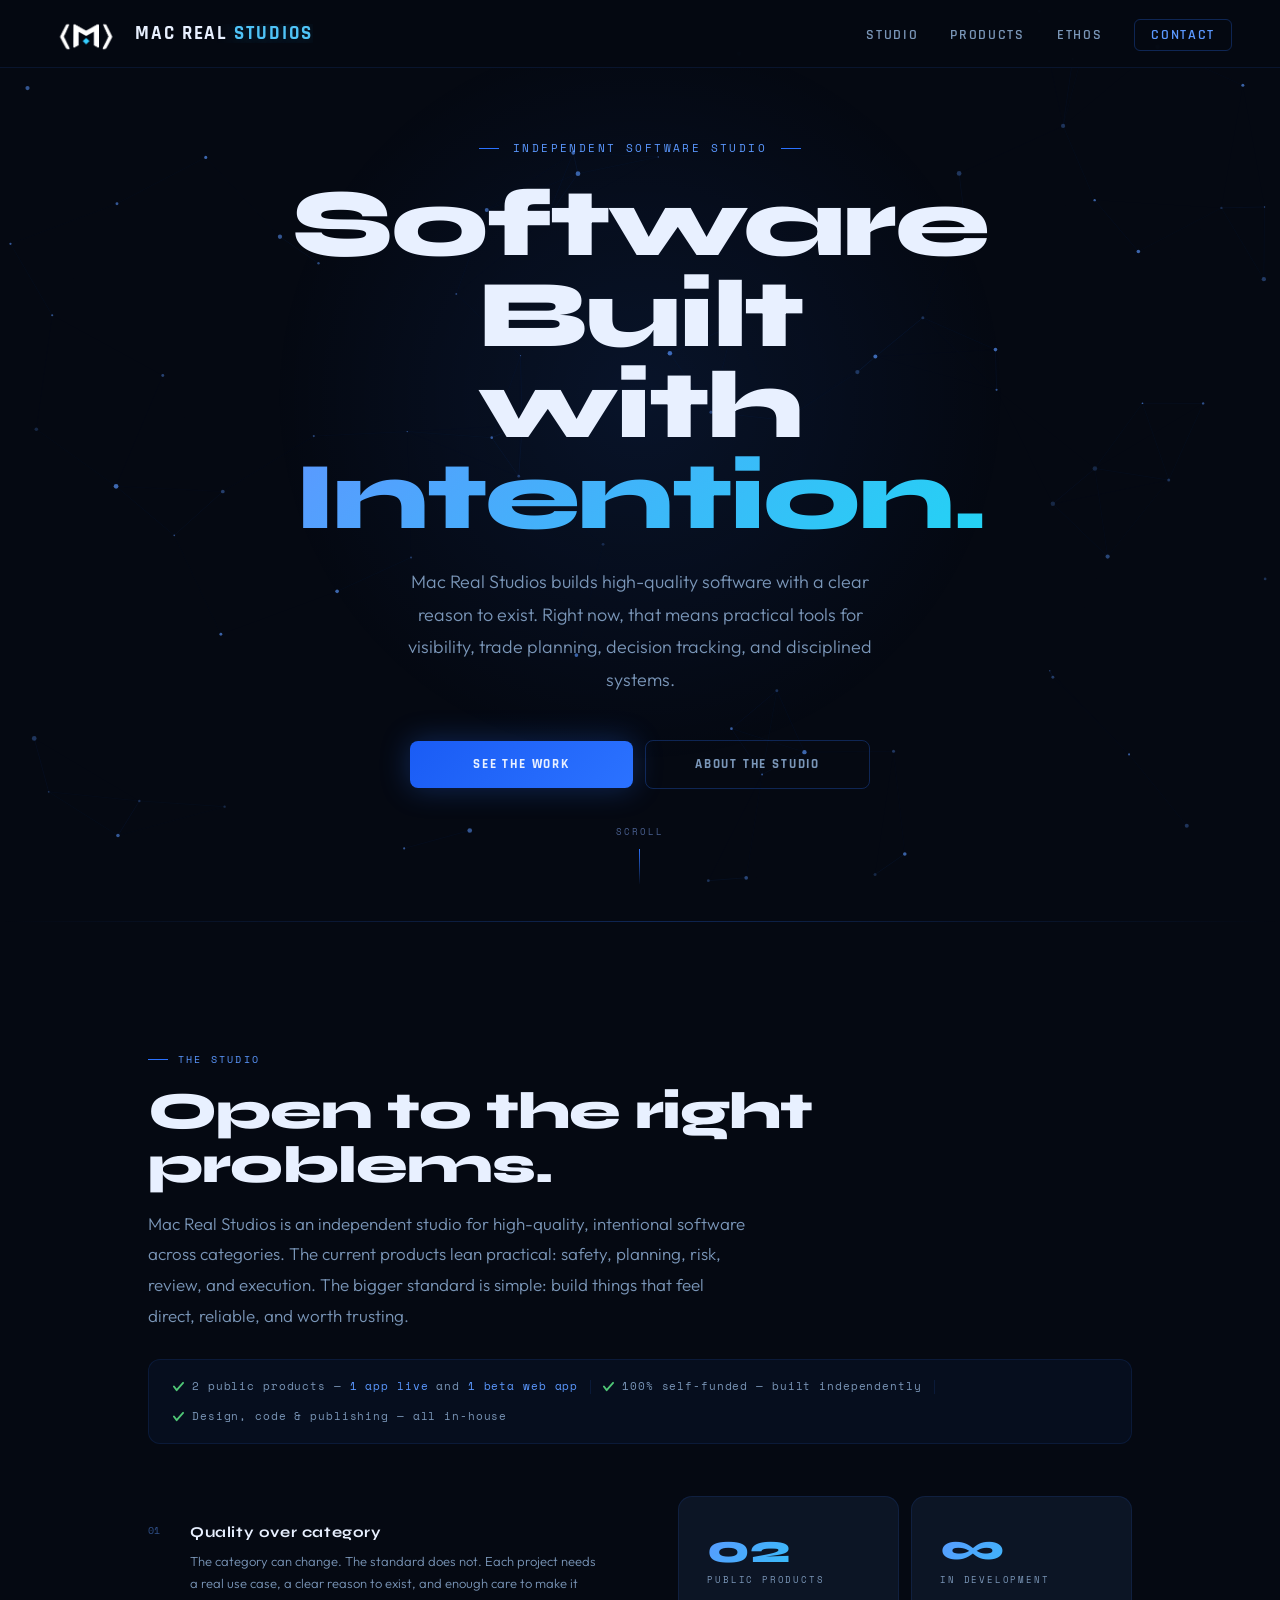
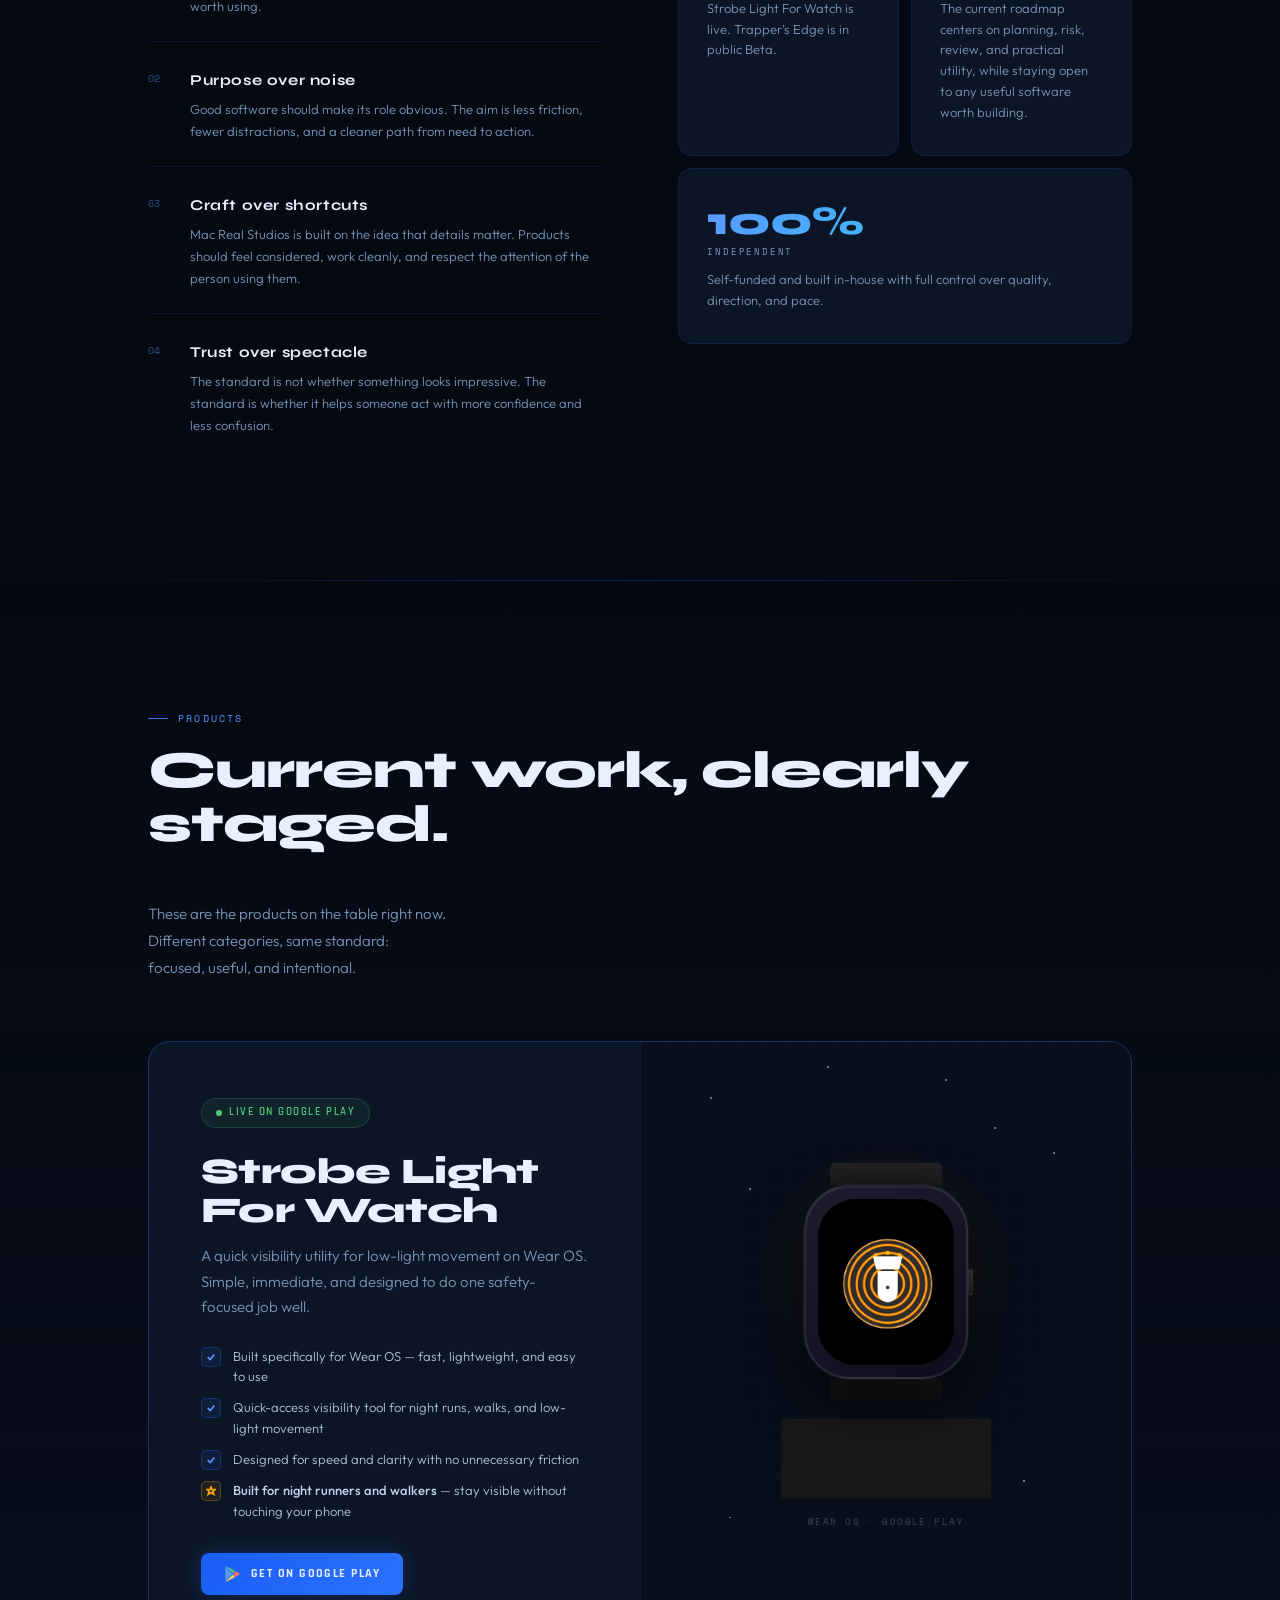
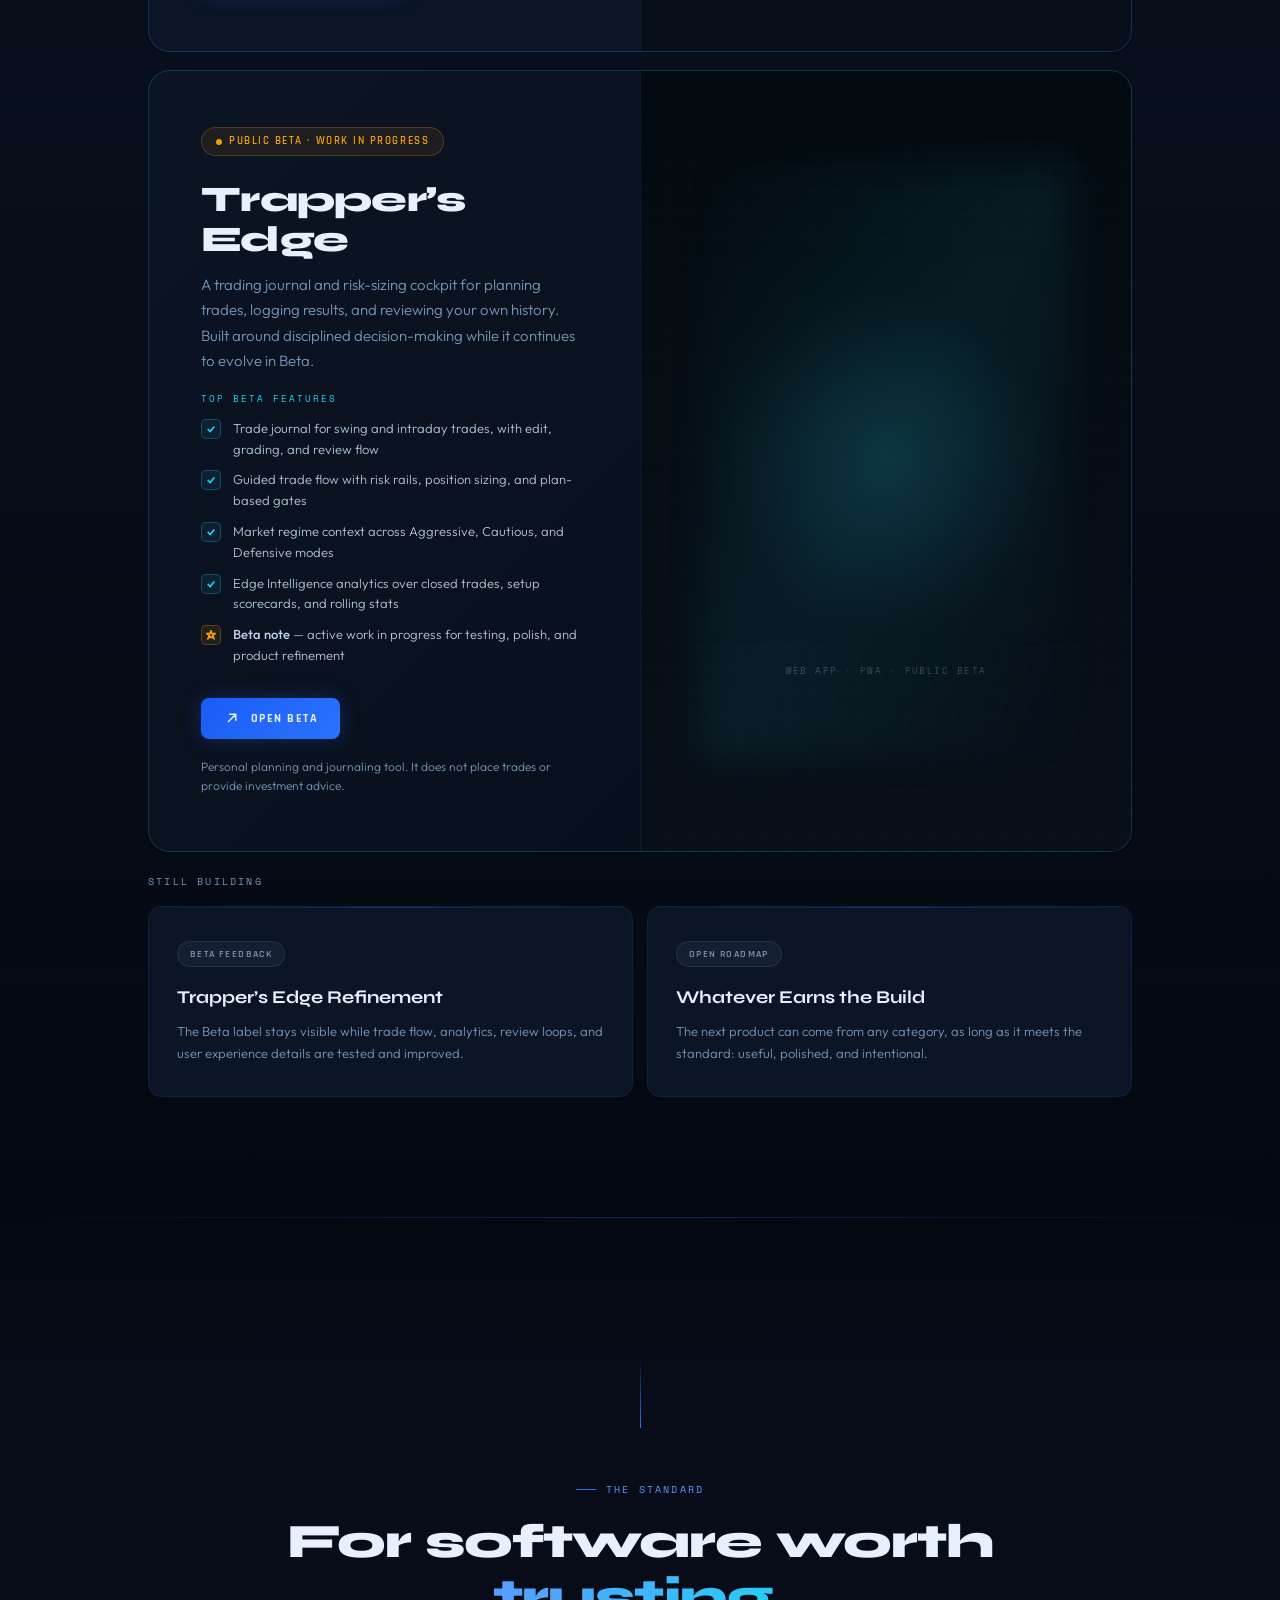
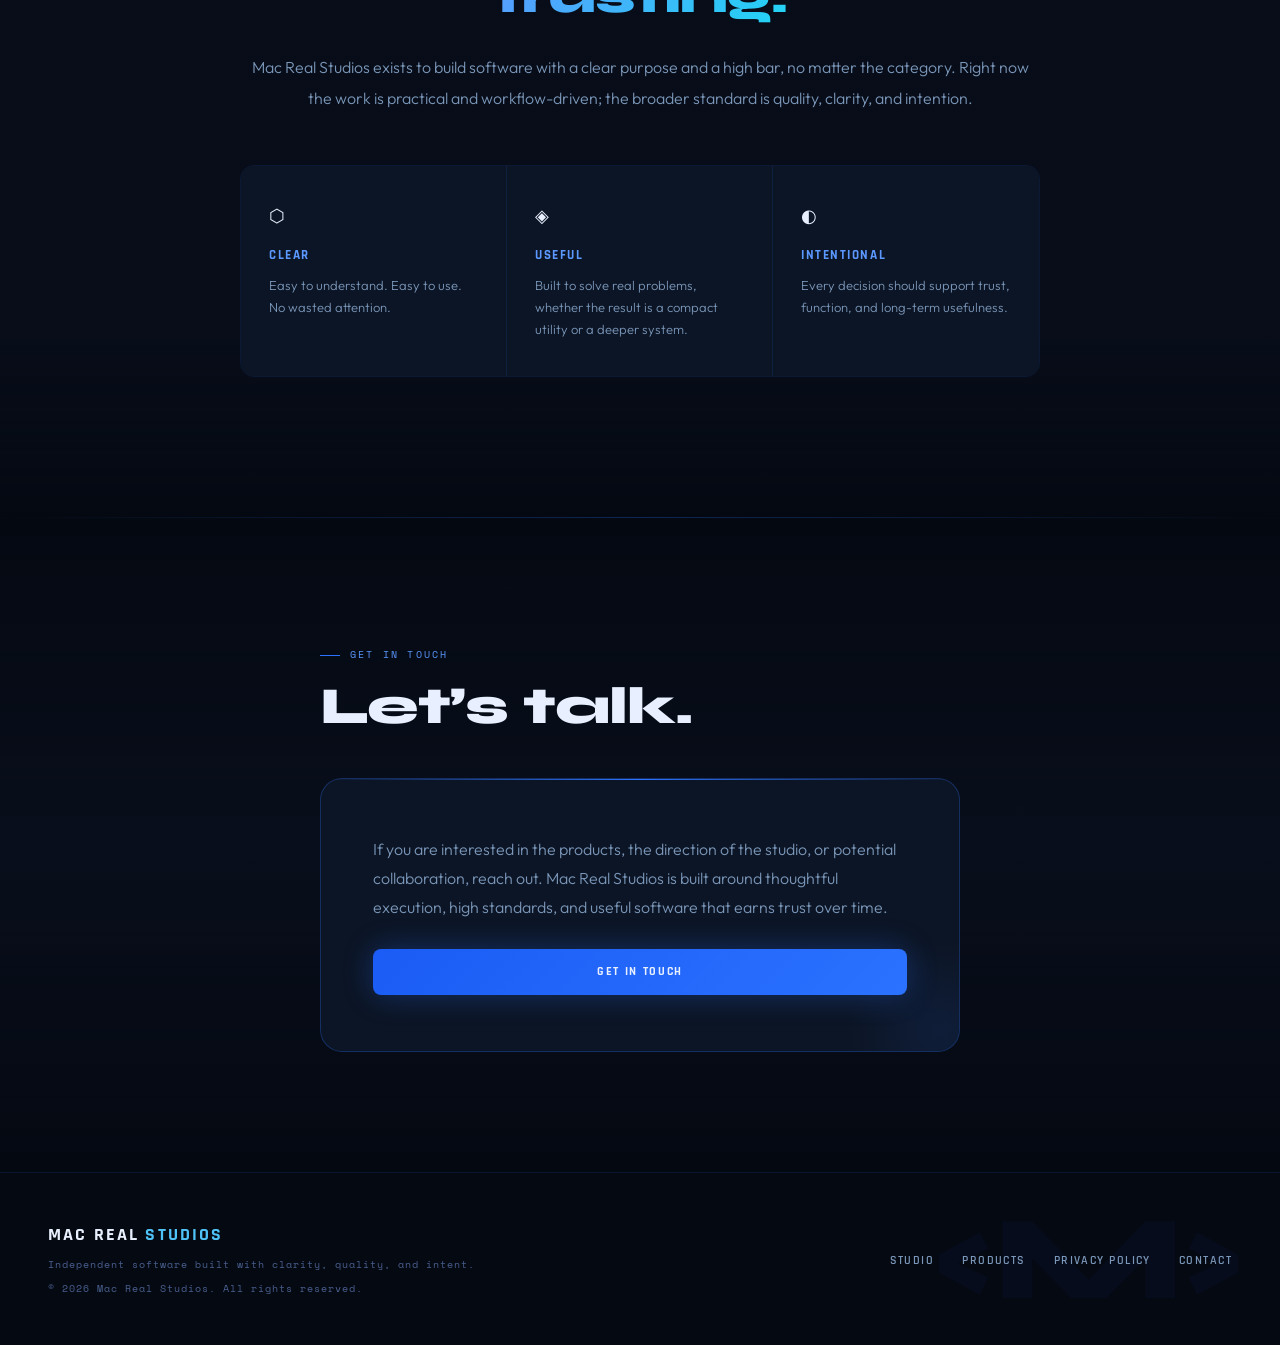
<file: index.html>
<!DOCTYPE html>
<html lang="en">
<head>
<meta charset="UTF-8">
<meta name="viewport" content="width=device-width, initial-scale=1.0, viewport-fit=cover">
<meta name="color-scheme" content="dark">
<meta name="description" content="Mac Real Studios builds high-quality, intentional software across ideas worth making real. Current work includes practical tools for visibility, planning, risk, and review.">
<meta name="theme-color" content="#050912">
<link rel="canonical" href="https://macrealstudios.com/">
<meta property="og:site_name" content="Mac Real Studios">
<meta property="og:title" content="Mac Real Studios">
<meta property="og:description" content="High-quality, intentional software from an independent studio. Current projects include focused utilities and disciplined planning tools.">
<meta property="og:url" content="https://macrealstudios.com/">
<meta property="og:type" content="website">
<meta property="og:image" content="https://macrealstudios.com/assets/images/og-card.png">
<meta property="og:image:width" content="1200">
<meta property="og:image:height" content="630">
<meta property="og:image:alt" content="Mac Real Studios — Software Built with Intention">
<meta name="twitter:card" content="summary_large_image">
<meta name="twitter:title" content="Mac Real Studios">
<meta name="twitter:description" content="High-quality, intentional software from an independent studio. Current projects include focused utilities and disciplined planning tools.">
<meta name="twitter:image" content="https://macrealstudios.com/assets/images/og-card.png">
<title>Mac Real Studios</title>
<link rel="icon" type="image/svg+xml" href="assets/images/favicon.svg">
<link rel="apple-touch-icon" href="assets/images/apple-touch-icon.png">
<link rel="preconnect" href="https://fonts.googleapis.com">
<link rel="preconnect" href="https://fonts.gstatic.com" crossorigin>
<link href="https://fonts.googleapis.com/css2?family=Rajdhani:wght@600;700&family=Syne:wght@400;500;600;700;800&family=Outfit:wght@200;300;400;500;600&family=Space+Mono:wght@400;700&display=swap" rel="stylesheet">
<link rel="stylesheet" href="assets/css/home.css">
<script type="application/ld+json">
{
  "@context": "https://schema.org",
  "@graph": [
    {
      "@type": "Organization",
      "@id": "https://macrealstudios.com/#org",
      "name": "Mac Real Studios",
      "url": "https://macrealstudios.com/",
      "logo": "https://macrealstudios.com/assets/images/smalllogomrs.png",
      "email": "macrealstudios@gmail.com",
      "description": "Independent software studio building high-quality, intentional software."
    },
    {
      "@type": "SoftwareApplication",
      "name": "Strobe Light For Watch",
      "operatingSystem": "Wear OS",
      "applicationCategory": "UtilitiesApplication",
      "url": "https://play.google.com/store/apps/details?id=com.mactaylor.strobelight",
      "author": { "@id": "https://macrealstudios.com/#org" }
    },
    {
      "@type": "WebApplication",
      "name": "Trapper's Edge",
      "applicationCategory": "FinanceApplication",
      "url": "https://trappersedge.com",
      "author": { "@id": "https://macrealstudios.com/#org" }
    }
  ]
}
</script>
</head>
<body>

<div id="scroll-progress"></div>
<canvas id="hero-canvas" aria-hidden="true"></canvas>

<nav id="main-nav">
  <a href="#home" class="nav-logo">
    <img src="assets/images/smalllogomrs.png" class="nav-logo-img" alt="Mac Real Studios" width="636" height="330">
    <span class="nav-brand-text">MAC REAL <em>STUDIOS</em></span>
  </a>
  <ul class="nav-links">
    <li><a href="#about" data-section="about">Studio</a></li>
    <li><a href="#products" data-section="products">Products</a></li>
    <li><a href="#ethos" data-section="ethos">Ethos</a></li>
    <li><a href="#contact" data-section="contact" class="nav-cta">Contact</a></li>
  </ul>
  <button class="nav-hamburger" id="nav-hamburger" aria-label="Open menu" aria-expanded="false">
    <span></span><span></span><span></span>
  </button>
</nav>

<div class="nav-drawer" id="nav-drawer" role="navigation" aria-label="Mobile menu">
  <a href="#about" class="drawer-link">Studio</a>
  <a href="#products" class="drawer-link">Products</a>
  <a href="#ethos" class="drawer-link">Ethos</a>
  <a href="#contact" class="drawer-link cta">Contact</a>
  <span class="drawer-sub">Mac Real Studios &mdash; high-quality software, built with intent.</span>
</div>

<!-- HERO -->
<section class="hero" id="home">
  <div class="hero-radial"></div>
  <div class="hero-eyebrow">Independent Software Studio</div>
  <h1 class="hero-headline">Software Built<br>with <span class="accent">Intention.</span></h1>
  <p class="hero-sub">Mac Real Studios builds high-quality software with a clear reason to exist. Right now, that means practical tools for visibility, trade planning, decision tracking, and disciplined systems.</p>
  <div class="hero-actions">
    <a href="#products" class="btn-primary">See the Work</a>
    <a href="#about" class="btn-ghost">About the Studio</a>
  </div>
  <div class="hero-scroll"><span>Scroll</span><div class="scroll-line"></div></div>
</section>

<div class="divider"></div>

<!-- STUDIO / ABOUT -->
<section class="about" id="about">
  <div class="container">
    <div class="sec-label reveal">The Studio</div>
    <h2 class="sec-title reveal">Open to the right problems.</h2>
    <p class="sec-body reveal">Mac Real Studios is an independent studio for high-quality, intentional software across categories. The current products lean practical: safety, planning, risk, review, and execution. The bigger standard is simple: build things that feel direct, reliable, and worth trusting.</p>

    <div class="proof-strip reveal">
      <div class="proof-item">
        <svg viewBox="0 0 12 12" width="11" height="11"><polyline points="1,6 4,10 11,2" fill="none" stroke="currentColor" stroke-width="2" stroke-linecap="round" stroke-linejoin="round"/></svg>
        <span>2 public products &mdash; <a href="https://play.google.com/store/apps/details?id=com.mactaylor.strobelight" target="_blank" rel="noopener noreferrer">1 app live</a> and <a href="https://trappersedge.com" target="_blank" rel="noopener noreferrer">1 beta web app</a></span>
      </div>
      <div class="proof-divider"></div>
      <div class="proof-item">
        <svg viewBox="0 0 12 12" width="11" height="11"><polyline points="1,6 4,10 11,2" fill="none" stroke="currentColor" stroke-width="2" stroke-linecap="round" stroke-linejoin="round"/></svg>
        <span>100% self-funded &mdash; built independently</span>
      </div>
      <div class="proof-divider"></div>
      <div class="proof-item">
        <svg viewBox="0 0 12 12" width="11" height="11"><polyline points="1,6 4,10 11,2" fill="none" stroke="currentColor" stroke-width="2" stroke-linecap="round" stroke-linejoin="round"/></svg>
        <span>Design, code &amp; publishing &mdash; all in-house</span>
      </div>
    </div>

    <div class="about-grid">
      <div class="about-pillars stagger-children reveal">
        <div class="pillar">
          <span class="pillar-num">01</span>
          <div class="pillar-content">
            <h4>Quality over category</h4>
            <p>The category can change. The standard does not. Each project needs a real use case, a clear reason to exist, and enough care to make it worth using.</p>
          </div>
        </div>
        <div class="pillar">
          <span class="pillar-num">02</span>
          <div class="pillar-content">
            <h4>Purpose over noise</h4>
            <p>Good software should make its role obvious. The aim is less friction, fewer distractions, and a cleaner path from need to action.</p>
          </div>
        </div>
        <div class="pillar">
          <span class="pillar-num">03</span>
          <div class="pillar-content">
            <h4>Craft over shortcuts</h4>
            <p>Mac Real Studios is built on the idea that details matter. Products should feel considered, work cleanly, and respect the attention of the person using them.</p>
          </div>
        </div>
        <div class="pillar">
          <span class="pillar-num">04</span>
          <div class="pillar-content">
            <h4>Trust over spectacle</h4>
            <p>The standard is not whether something looks impressive. The standard is whether it helps someone act with more confidence and less confusion.</p>
          </div>
        </div>
      </div>
      <div class="about-stats stagger-children reveal">
        <div class="stat-card">
          <div class="stat-num">02</div>
          <div class="stat-label">Public Products</div>
          <p class="stat-desc">Strobe Light For Watch is live. Trapper&rsquo;s Edge is in public Beta.</p>
        </div>
        <div class="stat-card">
          <div class="stat-num">&#8734;</div>
          <div class="stat-label">In Development</div>
          <p class="stat-desc">The current roadmap centers on planning, risk, review, and practical utility, while staying open to any useful software worth building.</p>
        </div>
        <div class="stat-card wide">
          <div class="stat-num">100%</div>
          <div class="stat-label">Independent</div>
          <p class="stat-desc">Self-funded and built in-house with full control over quality, direction, and pace.</p>
        </div>
      </div>
    </div>
  </div>
</section>

<div class="divider"></div>

<!-- PRODUCTS -->
<section class="products" id="products">
  <div class="container">
    <div class="products-header reveal">
      <div>
        <div class="sec-label">Products</div>
        <h2 class="sec-title">Current work, clearly staged.</h2>
      </div>
      <p style="font-size:15px;font-weight:300;color:var(--muted);max-width:300px;line-height:1.8;">These are the products on the table right now. Different categories, same standard: focused, useful, and intentional.</p>
    </div>
    <div class="product-card-main reveal">
      <div class="product-card-inner">
        <div class="product-info">
          <div>
            <div class="product-badge"><div class="product-badge-dot"></div>Live on Google Play</div>
            <h3 class="product-name">Strobe Light<br>For Watch</h3>
            <p class="product-tagline">A quick visibility utility for low-light movement on Wear OS. Simple, immediate, and designed to do one safety-focused job well.</p>
            <ul class="product-features">
              <li><div class="feat-icon"><svg viewBox="0 0 12 12"><polyline points="2,6 5,9 10,3"/></svg></div>Built specifically for Wear OS &mdash; fast, lightweight, and easy to use</li>
              <li><div class="feat-icon"><svg viewBox="0 0 12 12"><polyline points="2,6 5,9 10,3"/></svg></div>Quick-access visibility tool for night runs, walks, and low-light movement</li>
              <li><div class="feat-icon"><svg viewBox="0 0 12 12"><polyline points="2,6 5,9 10,3"/></svg></div>Designed for speed and clarity with no unnecessary friction</li>
              <li>
                <div class="feat-icon amber"><svg viewBox="0 0 12 12" stroke="#F59E0B" fill="none" stroke-width="1.3"><path d="M6 1L7.2 4.3H11L8.2 6.5L9.4 10L6 8L2.6 10L3.8 6.5L1 4.3H4.8Z"/></svg></div>
                <span><strong style="color:var(--white-soft);font-weight:500;">Built for night runners and walkers</strong> &mdash; stay visible without touching your phone</span>
              </li>
            </ul>
          </div>
          <div class="product-actions">
            <a href="https://play.google.com/store/apps/details?id=com.mactaylor.strobelight" target="_blank" rel="noopener noreferrer" class="btn-store">
              <svg class="google-play-icon" viewBox="0 0 24 24" aria-hidden="true">
                <path class="play-blue" d="M3.6 2.2c-.34.32-.54.82-.54 1.45v16.7c0 .63.2 1.13.54 1.45l8.96-9.8L3.6 2.2z"/>
                <path class="play-green" d="M13.18 11.32 16.1 8.1 5.1 1.88c-.54-.3-1.03-.31-1.4-.06l9.48 9.5z"/>
                <path class="play-yellow" d="M13.18 12.68 3.7 22.18c.37.25.86.24 1.4-.06l11-6.22-2.92-3.22z"/>
                <path class="play-red" d="M21.08 10.65 17.12 8.4 13.9 12l3.22 3.6 3.96-2.25c1.16-.66 1.16-2.04 0-2.7z"/>
              </svg>
              Get on Google Play
            </a>
          </div>
        </div>
        <div class="product-visual">
          <div class="pv-glow"></div>
          <div class="night-star" style="top:9%;left:14%;animation-delay:0s;"></div>
          <div class="night-star" style="top:6%;left:62%;animation-delay:0.9s;"></div>
          <div class="night-star" style="top:18%;left:84%;animation-delay:1.5s;"></div>
          <div class="night-star" style="top:4%;left:38%;animation-delay:0.3s;"></div>
          <div class="night-star" style="top:14%;left:72%;animation-delay:1.2s;"></div>
          <div class="night-star" style="top:24%;left:22%;animation-delay:0.6s;"></div>
          <div class="night-star" style="top:78%;left:18%;animation-delay:1.9s;width:1.5px;height:1.5px;"></div>
          <div class="night-star" style="top:72%;left:78%;animation-delay:0.4s;width:1.5px;height:1.5px;"></div>
          <div class="watch-mockup">
            <div class="watch-band-top"></div>
            <div class="watch-frame">
              <div class="watch-crown"></div>
              <div class="watch-screen">
                <div class="strobe-scene">
                  <div class="strobe-burst"></div>
                  <div class="strobe-icon"><img src="assets/images/strobe-watch-logo.jpg" alt="Strobe Light For Watch" width="627" height="603"></div>
                </div>
              </div>
            </div>
            <div class="watch-band-bottom"></div>
          </div>
          <div class="safety-callout">
            <div class="sc-icon">
              <svg viewBox="0 0 20 20" fill="none"><path d="M10 2L12 7H18L13.5 10.5L15.5 16L10 12.5L4.5 16L6.5 10.5L2 7H8L10 2Z" stroke="#F59E0B" stroke-width="1.4" stroke-linejoin="round"/></svg>
            </div>
            <div><div class="sc-label">Built For</div><div class="sc-body">Night runners &amp; walkers &mdash;<br>be visible, stay safe.</div></div>
          </div>
          <span class="product-platform">Wear OS &middot; Google Play</span>
        </div>
      </div>
    </div>

    <div class="product-card-main product-card-beta reveal">
      <div class="product-card-inner">
        <div class="product-info">
          <div>
            <div class="product-badge beta"><div class="product-badge-dot"></div>Public Beta &middot; Work in Progress</div>
            <h3 class="product-name">Trapper&rsquo;s<br>Edge</h3>
            <p class="product-tagline">A trading journal and risk-sizing cockpit for planning trades, logging results, and reviewing your own history. Built around disciplined decision-making while it continues to evolve in Beta.</p>
            <div class="feature-kicker">Top Beta Features</div>
            <ul class="product-features">
              <li><div class="feat-icon teal"><svg viewBox="0 0 12 12"><polyline points="2,6 5,9 10,3"/></svg></div>Trade journal for swing and intraday trades, with edit, grading, and review flow</li>
              <li><div class="feat-icon teal"><svg viewBox="0 0 12 12"><polyline points="2,6 5,9 10,3"/></svg></div>Guided trade flow with risk rails, position sizing, and plan-based gates</li>
              <li><div class="feat-icon teal"><svg viewBox="0 0 12 12"><polyline points="2,6 5,9 10,3"/></svg></div>Market regime context across Aggressive, Cautious, and Defensive modes</li>
              <li><div class="feat-icon teal"><svg viewBox="0 0 12 12"><polyline points="2,6 5,9 10,3"/></svg></div>Edge Intelligence analytics over closed trades, setup scorecards, and rolling stats</li>
              <li><div class="feat-icon amber"><svg viewBox="0 0 12 12" stroke="#F59E0B" fill="none" stroke-width="1.3"><path d="M6 1L7.2 4.3H11L8.2 6.5L9.4 10L6 8L2.6 10L3.8 6.5L1 4.3H4.8Z"/></svg></div><span><strong style="color:var(--white-soft);font-weight:500;">Beta note</strong> &mdash; active work in progress for testing, polish, and product refinement</span></li>
            </ul>
          </div>
          <div class="product-actions">
            <a href="https://trappersedge.com" target="_blank" rel="noopener noreferrer" class="btn-store">
              <svg viewBox="0 0 24 24" aria-hidden="true">
                <path d="M7 17L17 7M9 7h8v8" fill="none" stroke="currentColor" stroke-width="2" stroke-linecap="round" stroke-linejoin="round"/>
              </svg>
              Open Beta
            </a>
          </div>
          <p class="product-disclaimer">Personal planning and journaling tool. It does not place trades or provide investment advice.</p>
        </div>
        <div class="product-visual trappers-visual">
          <div class="pv-glow beta-glow"></div>
          <div class="trade-cockpit" aria-hidden="true">
            <div class="cockpit-bar">
              <div>
                <span class="cockpit-logo">TRAPPER&rsquo;S EDGE</span>
                <span class="cockpit-sub">Risk cockpit</span>
              </div>
              <span class="cockpit-status">BETA</span>
            </div>
            <div class="metric-grid">
              <div class="metric-tile"><span>Net P/L</span><strong>+$0</strong></div>
              <div class="metric-tile"><span>Open Risk</span><strong>$0</strong></div>
              <div class="metric-tile"><span>Win Rate</span><strong>--</strong></div>
              <div class="metric-tile"><span>Avg R</span><strong>--</strong></div>
            </div>
            <div class="edge-panel">
              <div class="edge-label">Edge Intelligence</div>
              <div class="edge-title">Cleared to trade.</div>
              <div class="edge-bars">
                <span style="width:72%;"></span>
                <span style="width:52%;"></span>
                <span style="width:88%;"></span>
              </div>
            </div>
            <div class="rule-strip">
              <span>Aggressive</span>
              <span>Cautious</span>
              <span>Defensive</span>
            </div>
            <div class="ticket-panel">
              <div class="ticket-row"><span>Build trade</span><strong>Risk sized</strong></div>
              <div class="ticket-line"></div>
              <div class="ticket-line short"></div>
            </div>
          </div>
          <span class="product-platform">Web App &middot; PWA &middot; Public Beta</span>
        </div>
      </div>
    </div>

    <div style="margin-top:14px;">
      <div style="font-family:var(--font-mono);font-size:10px;letter-spacing:0.22em;text-transform:uppercase;color:var(--muted);margin-bottom:14px;padding-top:8px;">Still building</div>
      <div class="product-upcoming-grid reveal">
        <div class="product-card-small">
          <span class="upcoming-label">Beta Feedback</span>
          <h4>Trapper&rsquo;s Edge Refinement</h4>
          <p>The Beta label stays visible while trade flow, analytics, review loops, and user experience details are tested and improved.</p>
        </div>
        <div class="product-card-small">
          <span class="upcoming-label">Open Roadmap</span>
          <h4>Whatever Earns the Build</h4>
          <p>The next product can come from any category, as long as it meets the standard: useful, polished, and intentional.</p>
        </div>
      </div>
    </div>
  </div>
</section>

<div class="divider"></div>

<!-- ETHOS / MANIFESTO -->
<section class="manifesto" id="ethos">
  <div class="container">
    <div class="manifesto-inner">
      <div class="manifesto-rule reveal"></div>
      <div class="reveal">
        <div class="sec-label" style="justify-content:center;">The Standard</div>
        <h2 class="manifesto-quote">For software worth<br><span class="em">trusting.</span></h2>
        <p class="manifesto-body">Mac Real Studios exists to build software with a clear purpose and a high bar, no matter the category. Right now the work is practical and workflow-driven; the broader standard is quality, clarity, and intention.</p>
      </div>
      <div class="manifesto-pillars stagger-children reveal">
        <div class="m-pillar"><div class="m-pillar-icon">&#x2B21;</div><h4>Clear</h4><p>Easy to understand. Easy to use. No wasted attention.</p></div>
        <div class="m-pillar"><div class="m-pillar-icon">&#x25C8;</div><h4>Useful</h4><p>Built to solve real problems, whether the result is a compact utility or a deeper system.</p></div>
        <div class="m-pillar"><div class="m-pillar-icon">&#x25D0;</div><h4>Intentional</h4><p>Every decision should support trust, function, and long-term usefulness.</p></div>
      </div>
    </div>
  </div>
</section>

<div class="divider"></div>

<!-- CONTACT -->
<section class="contact" id="contact">
  <div class="container">
    <div class="contact-inner reveal">
      <div class="sec-label">Get In Touch</div>
      <h2 class="sec-title">Let&rsquo;s talk.</h2>
      <div class="contact-cta-box">
        <p>If you are interested in the products, the direction of the studio, or potential collaboration, reach out. Mac Real Studios is built around thoughtful execution, high standards, and useful software that earns trust over time.</p>
        <div class="cta-row">
          <a href="mailto:macrealstudios@gmail.com" class="btn-primary" style="font-size:12px;">Get in Touch</a>
        </div>
      </div>
    </div>
  </div>
</section>

<!-- FOOTER -->
<footer>
  <div class="footer-left">
    <div class="footer-logo">MAC REAL <span>STUDIOS</span></div>
    <div class="footer-copy">Independent software built with clarity, quality, and intent.</div>
    <div class="footer-copy">&copy; 2026 Mac Real Studios. All rights reserved.</div>
  </div>
  <ul class="footer-links">
    <li><a href="#about">Studio</a></li>
    <li><a href="#products">Products</a></li>
    <li><a href="privacy.html">Privacy Policy</a></li>
    <li><a href="mailto:macrealstudios@gmail.com">Contact</a></li>
  </ul>
</footer>

<script src="assets/js/home.js" defer></script>
</body>
</html>
</file>
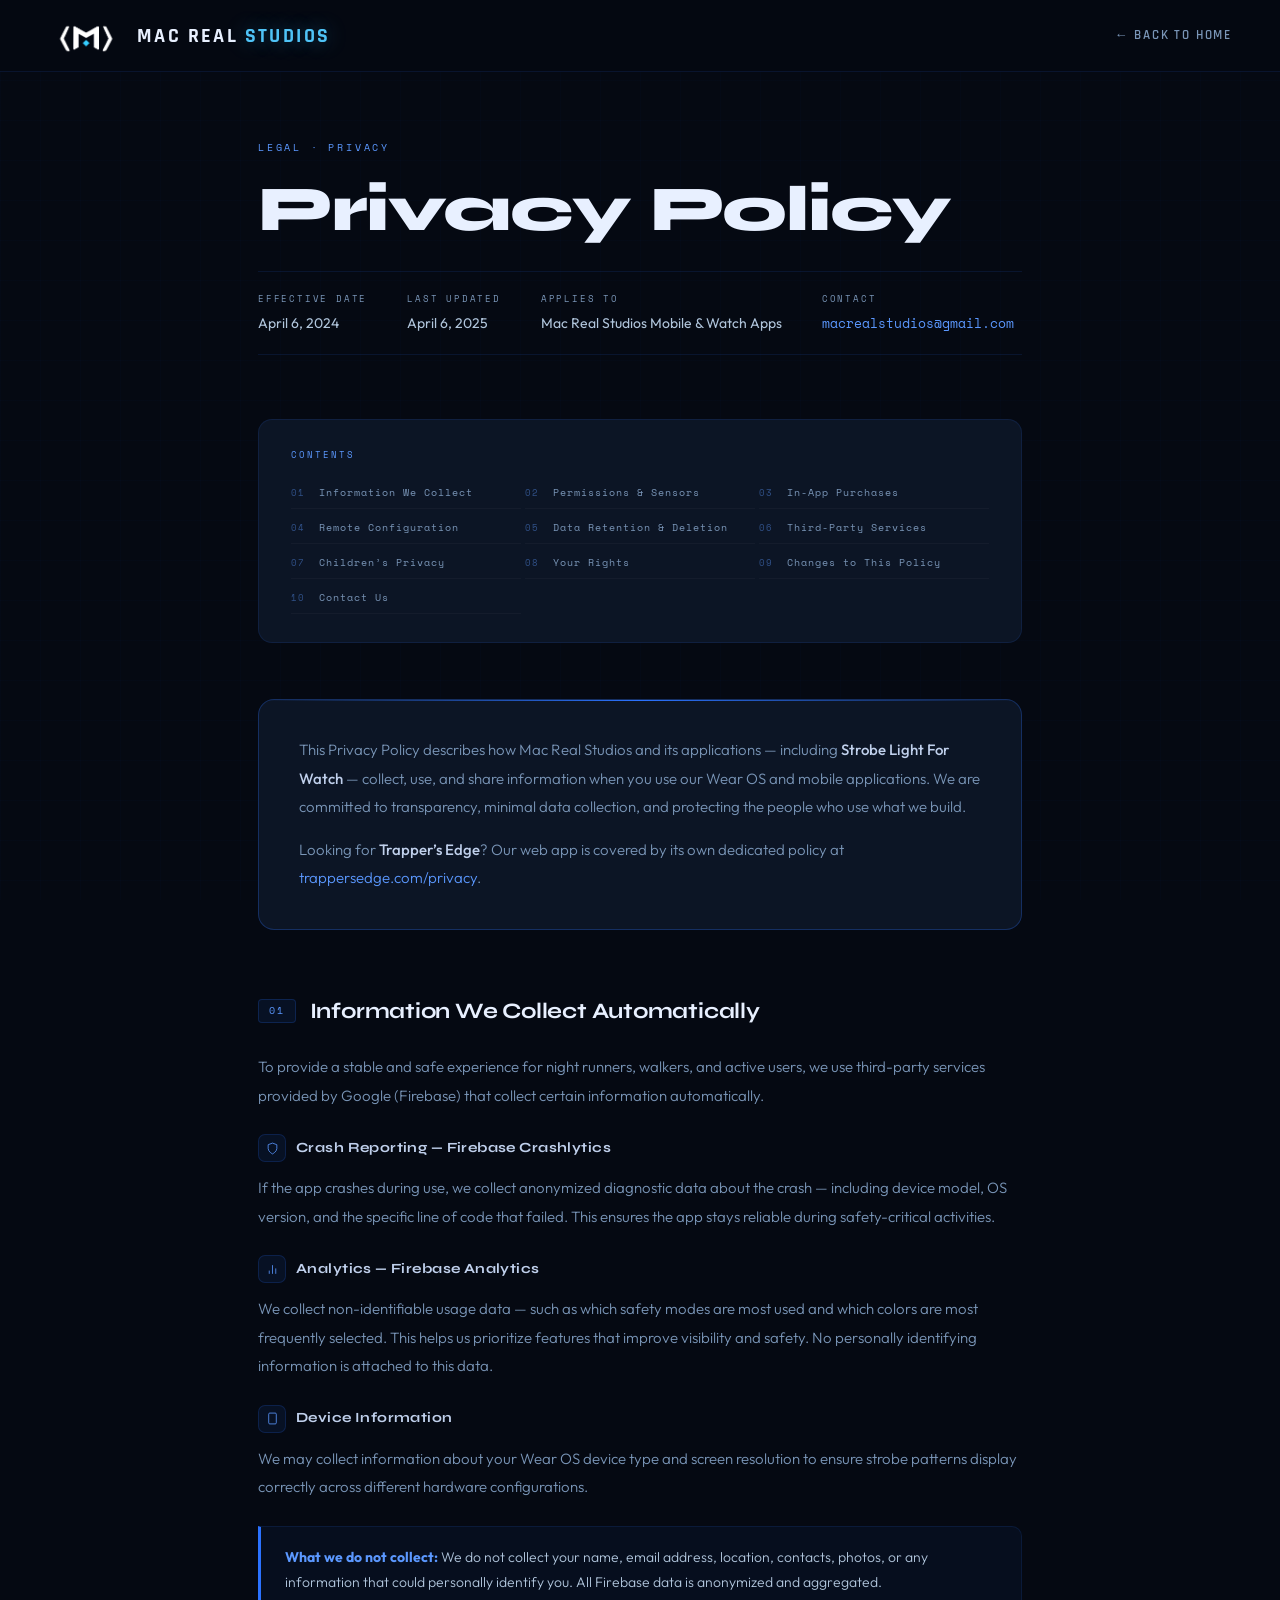
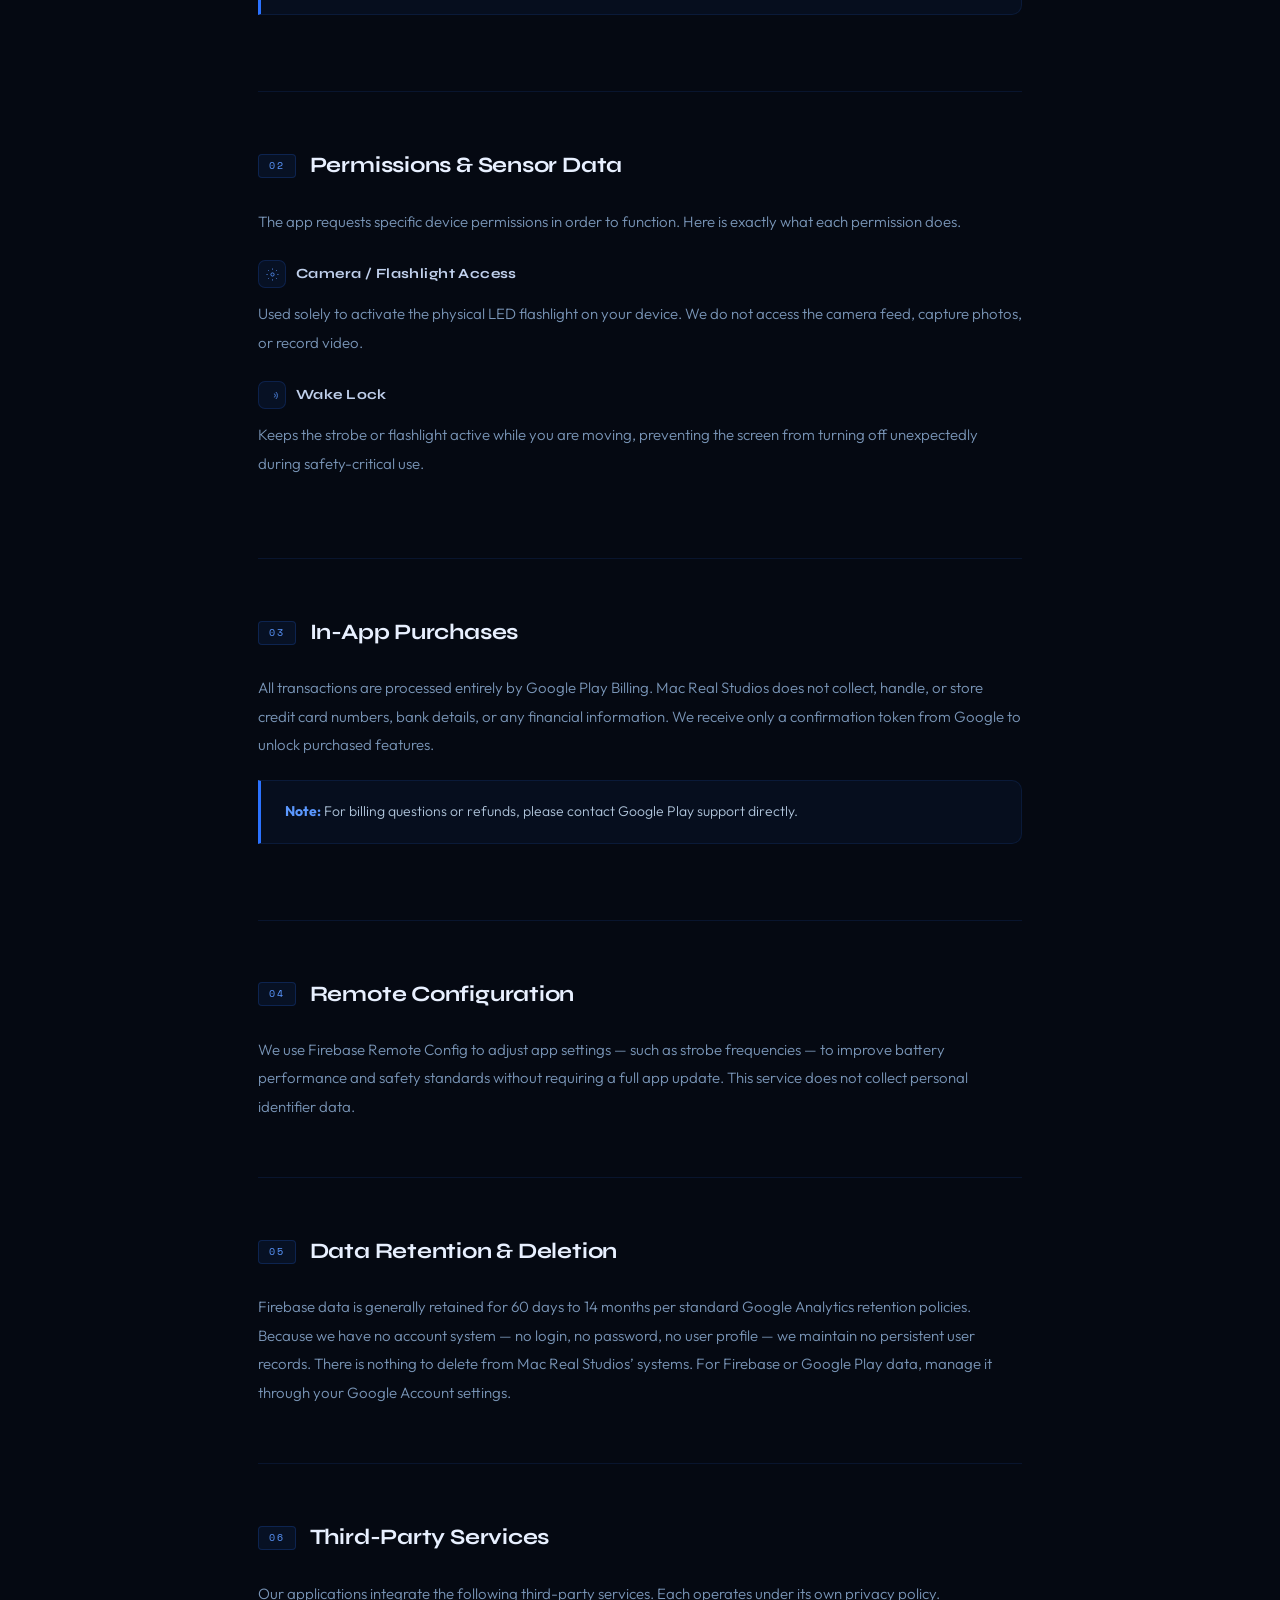
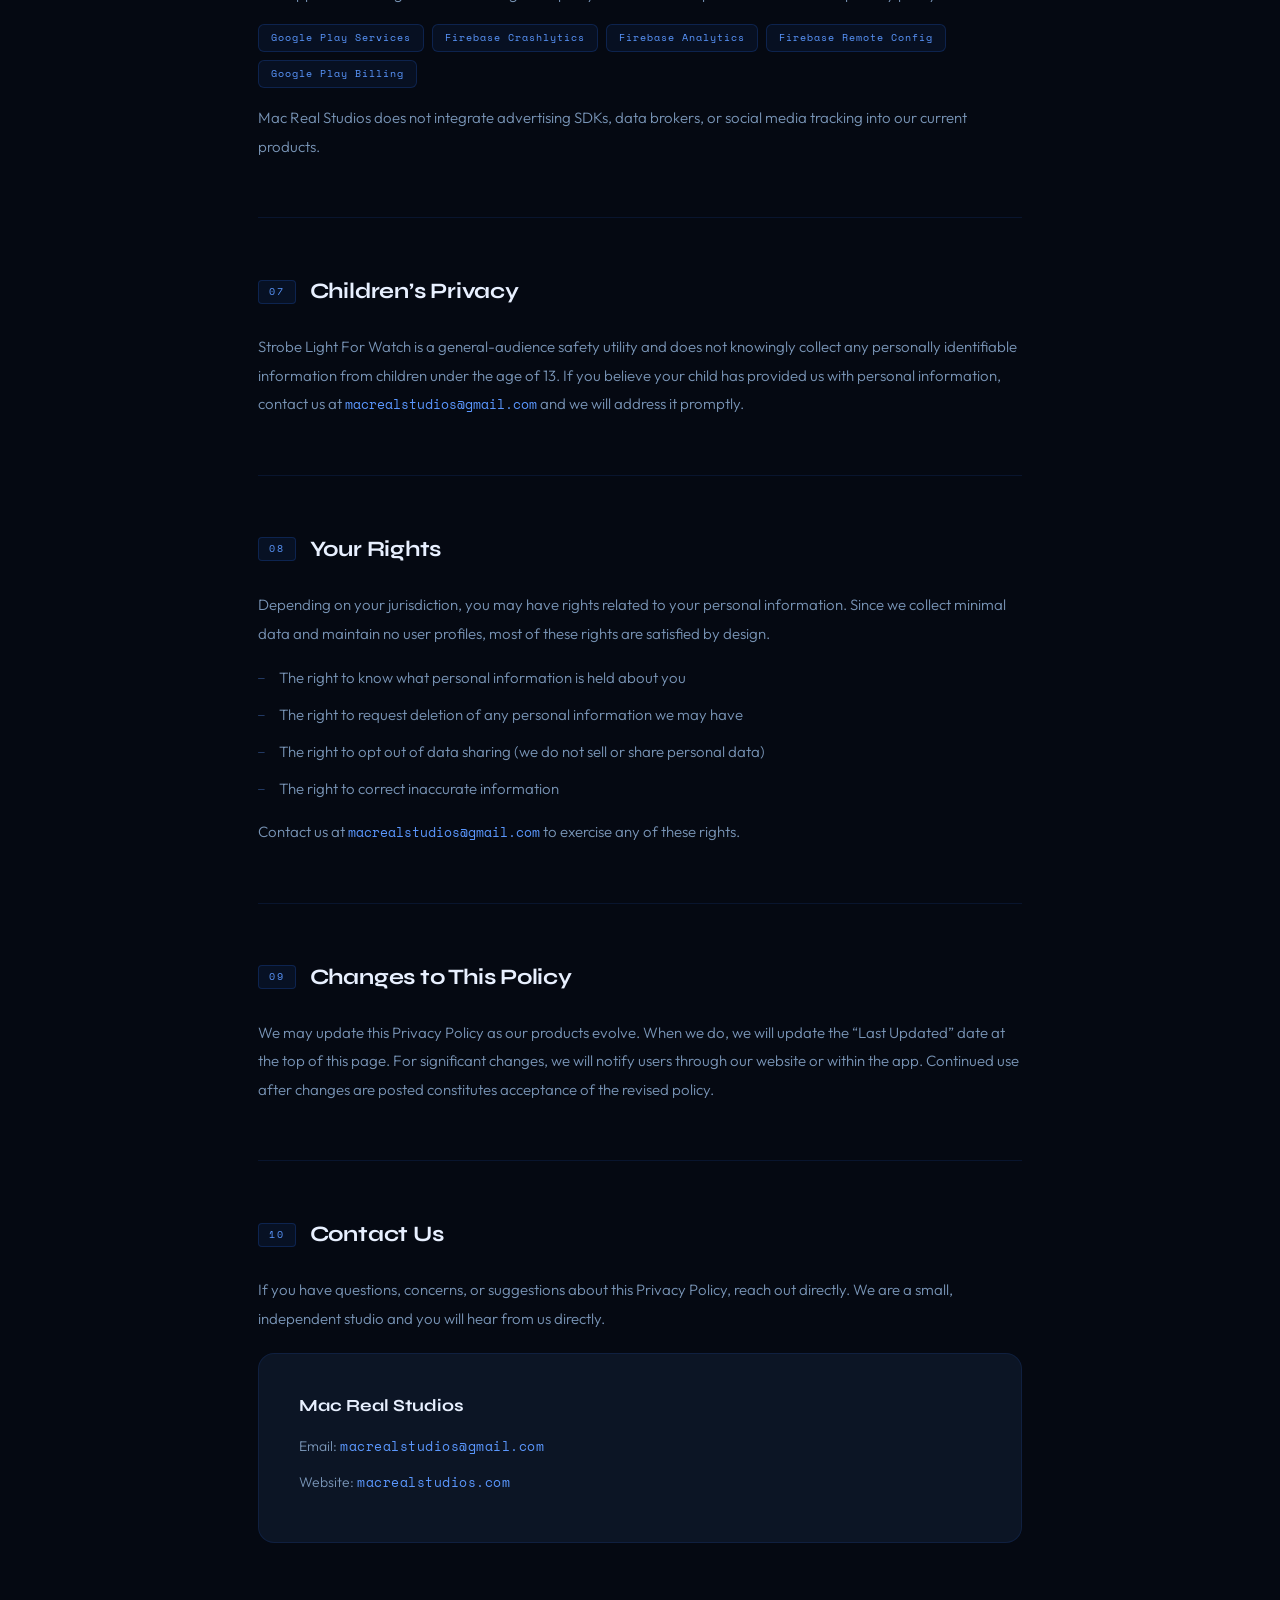
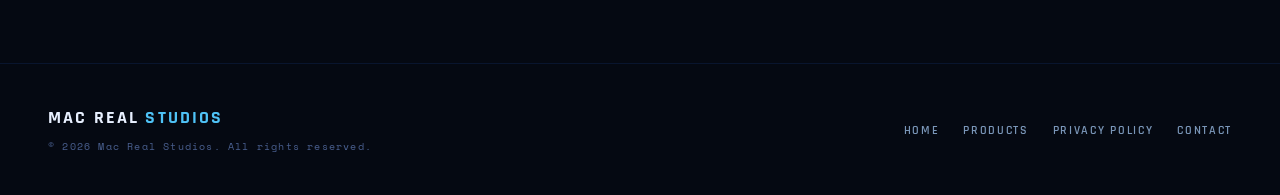
<file: privacy.html>
<!DOCTYPE html>
<html lang="en">
<head>
<meta charset="UTF-8">
<meta name="viewport" content="width=device-width, initial-scale=1.0">
<meta name="color-scheme" content="dark">
<meta name="description" content="Privacy Policy for Mac Real Studios and its applications, including Strobe Light For Watch.">
<meta name="theme-color" content="#050912">
<link rel="canonical" href="https://macrealstudios.com/privacy.html">
<meta property="og:site_name" content="Mac Real Studios">
<meta property="og:title" content="Privacy Policy — Mac Real Studios">
<meta property="og:description" content="How Mac Real Studios apps collect, use, and protect information.">
<meta property="og:url" content="https://macrealstudios.com/privacy.html">
<meta property="og:type" content="website">
<meta property="og:image" content="https://macrealstudios.com/assets/images/og-card.png">
<meta property="og:image:width" content="1200">
<meta property="og:image:height" content="630">
<meta name="twitter:card" content="summary_large_image">
<meta name="twitter:title" content="Privacy Policy — Mac Real Studios">
<meta name="twitter:description" content="How Mac Real Studios apps collect, use, and protect information.">
<meta name="twitter:image" content="https://macrealstudios.com/assets/images/og-card.png">
<title>Privacy Policy — Mac Real Studios</title>

<link rel="icon" type="image/svg+xml" href="assets/images/favicon.svg">
<link rel="apple-touch-icon" href="assets/images/apple-touch-icon.png">

<link rel="preconnect" href="https://fonts.googleapis.com">
<link rel="preconnect" href="https://fonts.gstatic.com" crossorigin>
<link href="https://fonts.googleapis.com/css2?family=Rajdhani:wght@600;700&family=Syne:wght@400;500;600;700;800&family=Outfit:wght@200;300;400;500;600&family=Space+Mono:wght@400;700&display=swap" rel="stylesheet">

<link rel="stylesheet" href="assets/css/privacy.css">
</head>
<body>

<nav>
  <a href="index.html" class="nav-logo">
    <img src="assets/images/smalllogomrs.png" class="nav-logo-img" alt="Mac Real Studios" width="636" height="330">
    <span class="nav-brand-text">MAC REAL <em>STUDIOS</em></span>
  </a>
  <a href="index.html" class="nav-back">&larr; Back to Home</a>
</nav>

<div class="policy-hero">
  <div class="policy-eyebrow">Legal &middot; Privacy</div>
  <h1 class="policy-title">Privacy Policy</h1>
  <div class="policy-meta">
    <div class="policy-meta-item">
      <span class="meta-key">Effective Date</span>
      <span class="meta-val">April 6, 2024</span>
    </div>
    <div class="policy-meta-item">
      <span class="meta-key">Last Updated</span>
      <span class="meta-val">April 6, 2025</span>
    </div>
    <div class="policy-meta-item">
      <span class="meta-key">Applies To</span>
      <span class="meta-val">Mac Real Studios Mobile &amp; Watch Apps</span>
    </div>
    <div class="policy-meta-item">
      <span class="meta-key">Contact</span>
      <span class="meta-val"><a href="mailto:macrealstudios@gmail.com" style="color:var(--blue-300);text-decoration:none;font-family:var(--font-mono);font-size:13px;">macrealstudios@gmail.com</a></span>
    </div>
  </div>
</div>

<div class="toc-bar">
  <div class="toc-inner">
    <div class="toc-label">Contents</div>
    <ul class="toc-links">
      <li><a href="#s1"><span class="toc-num">01</span>Information We Collect</a></li>
      <li><a href="#s2"><span class="toc-num">02</span>Permissions &amp; Sensors</a></li>
      <li><a href="#s3"><span class="toc-num">03</span>In-App Purchases</a></li>
      <li><a href="#s4"><span class="toc-num">04</span>Remote Configuration</a></li>
      <li><a href="#s5"><span class="toc-num">05</span>Data Retention &amp; Deletion</a></li>
      <li><a href="#s6"><span class="toc-num">06</span>Third-Party Services</a></li>
      <li><a href="#s7"><span class="toc-num">07</span>Children&rsquo;s Privacy</a></li>
      <li><a href="#s8"><span class="toc-num">08</span>Your Rights</a></li>
      <li><a href="#s9"><span class="toc-num">09</span>Changes to This Policy</a></li>
      <li><a href="#s10"><span class="toc-num">10</span>Contact Us</a></li>
    </ul>
  </div>
</div>

<div class="policy-content">

  <div class="policy-intro">
    <p>This Privacy Policy describes how Mac Real Studios and its applications &mdash; including <strong style="color:var(--white-soft);font-weight:500;">Strobe Light For Watch</strong> &mdash; collect, use, and share information when you use our Wear OS and mobile applications. We are committed to transparency, minimal data collection, and protecting the people who use what we build.</p>
    <p style="margin-top:14px;">Looking for <strong style="color:var(--white-soft);font-weight:500;">Trapper&rsquo;s Edge</strong>? Our web app is covered by its own dedicated policy at <a href="https://trappersedge.com/privacy" target="_blank" rel="noopener noreferrer" style="color:var(--blue-300);text-decoration:none;">trappersedge.com/privacy</a>.</p>
  </div>

  <div class="policy-section" id="s1">
    <div class="section-header"><span class="section-num">01</span><h2 class="section-title">Information We Collect Automatically</h2></div>
    <p>To provide a stable and safe experience for night runners, walkers, and active users, we use third-party services provided by Google (Firebase) that collect certain information automatically.</p>
    <div class="sub-block">
      <div class="sub-heading"><div class="sub-icon"><svg viewBox="0 0 24 24"><path d="M12 22s8-4 8-10V5l-8-3-8 3v7c0 6 8 10 8 10z"/></svg></div>Crash Reporting &mdash; Firebase Crashlytics</div>
      <p>If the app crashes during use, we collect anonymized diagnostic data about the crash &mdash; including device model, OS version, and the specific line of code that failed. This ensures the app stays reliable during safety-critical activities.</p>
    </div>
    <div class="sub-block">
      <div class="sub-heading"><div class="sub-icon"><svg viewBox="0 0 24 24"><path d="M18 20V10M12 20V4M6 20v-6"/></svg></div>Analytics &mdash; Firebase Analytics</div>
      <p>We collect non-identifiable usage data &mdash; such as which safety modes are most used and which colors are most frequently selected. This helps us prioritize features that improve visibility and safety. No personally identifying information is attached to this data.</p>
    </div>
    <div class="sub-block">
      <div class="sub-heading"><div class="sub-icon"><svg viewBox="0 0 24 24"><rect x="5" y="2" width="14" height="20" rx="2"/><path d="M12 18h.01"/></svg></div>Device Information</div>
      <p>We may collect information about your Wear OS device type and screen resolution to ensure strobe patterns display correctly across different hardware configurations.</p>
    </div>
    <div class="highlight-box"><p><strong style="color:var(--blue-300);">What we do not collect:</strong> We do not collect your name, email address, location, contacts, photos, or any information that could personally identify you. All Firebase data is anonymized and aggregated.</p></div>
  </div>

  <div class="policy-section" id="s2">
    <div class="section-header"><span class="section-num">02</span><h2 class="section-title">Permissions &amp; Sensor Data</h2></div>
    <p>The app requests specific device permissions in order to function. Here is exactly what each permission does.</p>
    <div class="sub-block">
      <div class="sub-heading"><div class="sub-icon"><svg viewBox="0 0 24 24"><circle cx="12" cy="12" r="3"/><path d="M12 1v2M12 21v2M4.22 4.22l1.42 1.42M18.36 18.36l1.42 1.42M1 12h2M21 12h2M4.22 19.78l1.42-1.42M18.36 5.64l1.42-1.42"/></svg></div>Camera / Flashlight Access</div>
      <p>Used solely to activate the physical LED flashlight on your device. We do not access the camera feed, capture photos, or record video.</p>
    </div>
    <div class="sub-block">
      <div class="sub-heading"><div class="sub-icon"><svg viewBox="0 0 24 24"><path d="M18.364 5.636a9 9 0 010 12.728M15.536 8.464a5 5 0 010 7.072M12 12h.01"/></svg></div>Wake Lock</div>
      <p>Keeps the strobe or flashlight active while you are moving, preventing the screen from turning off unexpectedly during safety-critical use.</p>
    </div>
  </div>

  <div class="policy-section" id="s3">
    <div class="section-header"><span class="section-num">03</span><h2 class="section-title">In-App Purchases</h2></div>
    <p>All transactions are processed entirely by Google Play Billing. Mac Real Studios does not collect, handle, or store credit card numbers, bank details, or any financial information. We receive only a confirmation token from Google to unlock purchased features.</p>
    <div class="highlight-box"><p><strong style="color:var(--blue-300);">Note:</strong> For billing questions or refunds, please contact Google Play support directly.</p></div>
  </div>

  <div class="policy-section" id="s4">
    <div class="section-header"><span class="section-num">04</span><h2 class="section-title">Remote Configuration</h2></div>
    <p>We use Firebase Remote Config to adjust app settings &mdash; such as strobe frequencies &mdash; to improve battery performance and safety standards without requiring a full app update. This service does not collect personal identifier data.</p>
  </div>

  <div class="policy-section" id="s5">
    <div class="section-header"><span class="section-num">05</span><h2 class="section-title">Data Retention &amp; Deletion</h2></div>
    <p>Firebase data is generally retained for 60 days to 14 months per standard Google Analytics retention policies. Because we have no account system &mdash; no login, no password, no user profile &mdash; we maintain no persistent user records. There is nothing to delete from Mac Real Studios&rsquo; systems. For Firebase or Google Play data, manage it through your Google Account settings.</p>
  </div>

  <div class="policy-section" id="s6">
    <div class="section-header"><span class="section-num">06</span><h2 class="section-title">Third-Party Services</h2></div>
    <p>Our applications integrate the following third-party services. Each operates under its own privacy policy.</p>
    <div class="service-tags">
      <span class="service-tag">Google Play Services</span>
      <span class="service-tag">Firebase Crashlytics</span>
      <span class="service-tag">Firebase Analytics</span>
      <span class="service-tag">Firebase Remote Config</span>
      <span class="service-tag">Google Play Billing</span>
    </div>
    <p>Mac Real Studios does not integrate advertising SDKs, data brokers, or social media tracking into our current products.</p>
  </div>

  <div class="policy-section" id="s7">
    <div class="section-header"><span class="section-num">07</span><h2 class="section-title">Children&rsquo;s Privacy</h2></div>
    <p>Strobe Light For Watch is a general-audience safety utility and does not knowingly collect any personally identifiable information from children under the age of 13. If you believe your child has provided us with personal information, contact us at <a href="mailto:macrealstudios@gmail.com" style="color:var(--blue-300);font-family:var(--font-mono);font-size:13px;text-decoration:none;">macrealstudios@gmail.com</a> and we will address it promptly.</p>
  </div>

  <div class="policy-section" id="s8">
    <div class="section-header"><span class="section-num">08</span><h2 class="section-title">Your Rights</h2></div>
    <p>Depending on your jurisdiction, you may have rights related to your personal information. Since we collect minimal data and maintain no user profiles, most of these rights are satisfied by design.</p>
    <ul>
      <li>The right to know what personal information is held about you</li>
      <li>The right to request deletion of any personal information we may have</li>
      <li>The right to opt out of data sharing (we do not sell or share personal data)</li>
      <li>The right to correct inaccurate information</li>
    </ul>
    <p>Contact us at <a href="mailto:macrealstudios@gmail.com" style="color:var(--blue-300);font-family:var(--font-mono);font-size:13px;text-decoration:none;">macrealstudios@gmail.com</a> to exercise any of these rights.</p>
  </div>

  <div class="policy-section" id="s9">
    <div class="section-header"><span class="section-num">09</span><h2 class="section-title">Changes to This Policy</h2></div>
    <p>We may update this Privacy Policy as our products evolve. When we do, we will update the &ldquo;Last Updated&rdquo; date at the top of this page. For significant changes, we will notify users through our website or within the app. Continued use after changes are posted constitutes acceptance of the revised policy.</p>
  </div>

  <div class="policy-section" id="s10">
    <div class="section-header"><span class="section-num">10</span><h2 class="section-title">Contact Us</h2></div>
    <p>If you have questions, concerns, or suggestions about this Privacy Policy, reach out directly. We are a small, independent studio and you will hear from us directly.</p>
    <div class="contact-block">
      <p style="font-family:var(--font-display);font-size:17px;font-weight:700;color:var(--white);margin-bottom:16px;">Mac Real Studios</p>
      <p style="font-size:14px;font-weight:300;color:var(--muted);">Email: <a href="mailto:macrealstudios@gmail.com">macrealstudios@gmail.com</a></p>
      <p style="font-size:14px;font-weight:300;color:var(--muted);margin-top:8px !important;">Website: <a href="https://macrealstudios.com" style="color:var(--blue-300);font-family:var(--font-mono);font-size:13px;text-decoration:none;">macrealstudios.com</a></p>
    </div>
  </div>

</div>

<footer>
  <div class="footer-left">
    <div class="footer-logo">MAC REAL <span>STUDIOS</span></div>
    <div class="footer-copy">&copy; 2026 Mac Real Studios. All rights reserved.</div>
  </div>
  <ul class="footer-links">
    <li><a href="index.html">Home</a></li>
    <li><a href="index.html#products">Products</a></li>
    <li><a href="privacy.html">Privacy Policy</a></li>
    <li><a href="mailto:macrealstudios@gmail.com">Contact</a></li>
  </ul>
</footer>

</body>
</html>
</file>
<file: assets/css/home.css>
:root {
  --void:        #050912;
  --navy-900:    #080E1A;
  --navy-800:    #0C1525;
  --navy-700:    #111D32;
  --navy-400:    #2D4170;
  --navy-300:    #4A6090;
  --navy-200:    #7A96B8;
  --navy-100:    #B0C5DC;
  --blue-600:    #1044C8;
  --blue-500:    #1A5CF5;
  --blue-400:    #2B72FF;
  --blue-300:    #5B98FF;
  --blue-200:    #90BCFF;
  --cyan-400:    #00B4D8;
  --cyan-300:    #22D4F4;
  --brand-blue:  #4FC3F7;
  --white:       #E8F0FF;
  --white-soft:  #C0D0EC;
  --muted:       #7A96B8;
  --border-thin: rgba(43,114,255,0.12);
  --border-mid:  rgba(43,114,255,0.28);
  --glow-blue:   0 0 40px rgba(43,114,255,0.18);
  --glow-strong: 0 0 80px rgba(43,114,255,0.28);
  --font-nav:     'Rajdhani', sans-serif;
  --font-display: 'Syne', sans-serif;
  --font-body:    'Outfit', sans-serif;
  --font-mono:    'Space Mono', monospace;
  --nav-h: 68px;
}

*,*::before,*::after{box-sizing:border-box;margin:0;padding:0;}
html{scroll-behavior:smooth;-webkit-text-size-adjust:100%;}
body{background:var(--void);color:var(--white);font-family:var(--font-body);font-weight:300;line-height:1.6;overflow-x:hidden;-webkit-font-smoothing:antialiased;}

/* SCROLL PROGRESS */
#scroll-progress{position:fixed;top:0;left:0;height:2px;width:0%;background:linear-gradient(to right,var(--blue-400),var(--cyan-300));z-index:200;transition:width 0.1s linear;box-shadow:0 0 8px rgba(34,212,244,0.5);}

/* CANVAS */
#hero-canvas{position:fixed;top:0;left:0;width:100%;height:100%;pointer-events:none;z-index:0;}

/* NAV */
nav{position:fixed;top:0;left:0;right:0;z-index:100;height:var(--nav-h);display:flex;align-items:center;justify-content:space-between;padding:0 clamp(16px,4vw,48px);background:rgba(5,9,18,0.92);backdrop-filter:blur(24px);-webkit-backdrop-filter:blur(24px);border-bottom:1px solid var(--border-thin);transition:border-color 0.4s;}
.nav-logo{display:flex;align-items:center;gap:10px;text-decoration:none;flex-shrink:0;min-width:0;}
.nav-logo-img{height:clamp(28px,4.5vw,40px);width:auto;display:block;flex-shrink:0;mix-blend-mode:screen;filter:brightness(1.05);}
.nav-brand-text{font-family:var(--font-nav);font-size:clamp(12px,2.2vw,19px);font-weight:700;letter-spacing:0.1em;text-transform:uppercase;color:var(--white);white-space:nowrap;line-height:1;overflow:hidden;text-overflow:ellipsis;}
.nav-brand-text em{font-style:normal;color:var(--brand-blue);text-shadow:0 0 20px rgba(79,195,247,0.4);}
.nav-links{display:flex;align-items:center;gap:clamp(16px,2.5vw,36px);list-style:none;}
.nav-links a{font-family:var(--font-nav);font-size:clamp(11px,1.3vw,14px);font-weight:600;letter-spacing:0.12em;text-transform:uppercase;color:var(--muted);text-decoration:none;transition:color 0.2s;position:relative;white-space:nowrap;}
.nav-links a::after{content:'';position:absolute;bottom:-4px;left:0;right:0;height:1px;background:var(--brand-blue);transform:scaleX(0);transform-origin:left;transition:transform 0.25s ease;}
.nav-links a.active{color:var(--white);}
.nav-links a.active::after{transform:scaleX(1);}
.nav-links a:hover{color:var(--blue-300);}
.nav-cta{color:var(--blue-300)!important;border:1px solid var(--border-mid);padding:6px 16px;border-radius:6px;transition:all 0.2s!important;}
.nav-cta:hover{background:rgba(43,114,255,0.1)!important;border-color:var(--blue-400)!important;color:var(--white)!important;}
.nav-cta::after{display:none!important;}

/* HAMBURGER */
.nav-hamburger{display:none;flex-direction:column;justify-content:center;gap:5px;cursor:pointer;padding:8px;border:none;background:none;width:40px;height:40px;flex-shrink:0;border-radius:6px;transition:background 0.2s;}
.nav-hamburger:hover{background:rgba(43,114,255,0.08);}
.nav-hamburger span{display:block;width:22px;height:2px;background:var(--muted);border-radius:2px;transition:all 0.28s cubic-bezier(0.4,0,0.2,1);transform-origin:center;}
.nav-hamburger[aria-expanded="true"] span:nth-child(1){transform:translateY(7px) rotate(45deg);background:var(--blue-300);}
.nav-hamburger[aria-expanded="true"] span:nth-child(2){opacity:0;transform:scaleX(0);}
.nav-hamburger[aria-expanded="true"] span:nth-child(3){transform:translateY(-7px) rotate(-45deg);background:var(--blue-300);}

/* MOBILE DRAWER */
.nav-drawer{position:fixed;top:var(--nav-h);left:0;right:0;bottom:0;background:rgba(5,9,18,0.97);backdrop-filter:blur(24px);-webkit-backdrop-filter:blur(24px);border-top:1px solid var(--border-mid);padding:32px clamp(20px,5vw,48px) 48px;display:flex;flex-direction:column;z-index:99;overflow-y:auto;opacity:0;pointer-events:none;visibility:hidden;transform:translateY(-12px);transition:opacity 0.22s ease,transform 0.22s ease,visibility 0s 0.22s;}
.nav-drawer.open{opacity:1;pointer-events:all;visibility:visible;transform:translateY(0);transition:opacity 0.22s ease,transform 0.22s ease,visibility 0s;}
.nav-drawer a{font-family:var(--font-nav);font-size:clamp(22px,6vw,28px);font-weight:700;letter-spacing:0.08em;text-transform:uppercase;color:var(--muted);text-decoration:none;padding:18px 0;border-bottom:1px solid var(--border-thin);transition:color 0.2s,padding-left 0.2s;display:block;}
.nav-drawer a:last-child{border-bottom:none;}
.nav-drawer a:hover{color:var(--white);padding-left:8px;}
.nav-drawer a.cta{color:var(--blue-300);}
.nav-drawer .drawer-sub{font-family:var(--font-mono);font-size:10px;letter-spacing:0.22em;text-transform:uppercase;color:var(--navy-300);margin-top:auto;padding-top:32px;}

/* HERO */
.hero{min-height:100svh;display:flex;flex-direction:column;align-items:center;justify-content:center;text-align:center;padding:calc(var(--nav-h) + clamp(40px,8vh,80px)) clamp(20px,5vw,48px) clamp(24px,4vh,40px);position:relative;z-index:1;}
.hero::before{content:'';display:block;margin-bottom:auto;}
.hero-radial{position:absolute;top:50%;left:50%;transform:translate(-50%,-58%);width:min(800px,90vw);height:min(800px,90vw);background:radial-gradient(ellipse,rgba(43,114,255,0.10) 0%,transparent 65%);pointer-events:none;animation:glowBreathe 6s ease-in-out infinite;}
@keyframes glowBreathe{0%,100%{opacity:0.7;transform:translate(-50%,-58%) scale(1);}50%{opacity:1;transform:translate(-50%,-60%) scale(1.06);}}
.hero-eyebrow{font-family:var(--font-mono);font-size:clamp(9px,1.5vw,11px);letter-spacing:0.22em;text-transform:uppercase;color:var(--blue-300);margin-bottom:20px;opacity:0;animation:fadeUp 0.8s 0.1s forwards;display:flex;align-items:center;gap:14px;justify-content:center;}
.hero-eyebrow::before,.hero-eyebrow::after{content:'';display:block;width:20px;height:1px;background:var(--blue-400);flex-shrink:0;}
.hero-headline{font-family:var(--font-display);font-size:clamp(38px,8vw,96px);font-weight:800;line-height:0.95;letter-spacing:-0.02em;color:var(--white);max-width:900px;margin-bottom:24px;opacity:0;animation:fadeUp 0.8s 0.2s forwards;}
.hero-headline .accent{background:linear-gradient(135deg,var(--blue-300),var(--cyan-300));-webkit-background-clip:text;-webkit-text-fill-color:transparent;background-clip:text;}
.hero-sub{font-size:clamp(15px,2.5vw,18px);font-weight:300;color:var(--navy-200);max-width:500px;line-height:1.8;margin-bottom:44px;opacity:0;animation:fadeUp 0.8s 0.35s forwards;}
.hero-actions{display:flex;gap:12px;align-items:center;justify-content:center;flex-wrap:wrap;opacity:0;animation:fadeUp 0.8s 0.5s forwards;width:100%;max-width:460px;}
.btn-primary{font-family:var(--font-nav);font-size:clamp(11px,1.5vw,13px);font-weight:700;letter-spacing:0.14em;text-transform:uppercase;background:linear-gradient(135deg,var(--blue-500),var(--blue-400));color:var(--white);border:none;padding:13px clamp(20px,4vw,32px);border-radius:8px;cursor:pointer;text-decoration:none;display:inline-flex;align-items:center;justify-content:center;transition:all 0.25s;box-shadow:0 0 30px rgba(43,114,255,0.3);white-space:nowrap;flex:1;min-width:140px;}
.btn-primary:hover{transform:translateY(-2px);box-shadow:0 0 50px rgba(43,114,255,0.45);}
.btn-ghost{font-family:var(--font-nav);font-size:clamp(11px,1.5vw,13px);font-weight:700;letter-spacing:0.14em;text-transform:uppercase;color:var(--muted);border:1px solid var(--border-mid);padding:13px clamp(20px,4vw,32px);border-radius:8px;cursor:pointer;text-decoration:none;display:inline-flex;align-items:center;justify-content:center;transition:all 0.25s;white-space:nowrap;flex:1;min-width:140px;}
.btn-ghost:hover{color:var(--white);border-color:var(--blue-300);background:rgba(43,114,255,0.08);}
.hero-scroll{display:flex;flex-direction:column;align-items:center;gap:10px;margin-top:auto;padding-top:36px;opacity:0;animation:fadeIn 1s 1.1s forwards;}
.hero-scroll span{font-family:var(--font-mono);font-size:9px;letter-spacing:0.22em;text-transform:uppercase;color:var(--navy-300);}
.scroll-line{width:1px;height:36px;background:linear-gradient(to bottom,var(--blue-400),transparent);animation:scrollPulse 2s infinite;}

/* LAYOUT HELPERS */
section{position:relative;z-index:1;}
.container{max-width:1080px;margin:0 auto;padding:0 clamp(20px,5vw,48px);}
.divider{width:100%;height:1px;background:linear-gradient(to right,transparent,var(--border-mid),transparent);position:relative;z-index:1;}
.sec-label{display:inline-flex;align-items:center;gap:10px;font-family:var(--font-mono);font-size:clamp(9px,1.2vw,10px);letter-spacing:0.22em;text-transform:uppercase;color:var(--blue-300);margin-bottom:16px;}
.sec-label::before{content:'';display:block;width:20px;height:1px;background:var(--blue-400);}
.sec-title{font-family:var(--font-display);font-size:clamp(26px,4.5vw,52px);font-weight:800;letter-spacing:-0.02em;color:var(--white);line-height:1.05;margin-bottom:16px;}
.sec-body{font-size:clamp(14px,2vw,17px);font-weight:300;color:var(--navy-200);line-height:1.8;max-width:600px;}

/* REVEAL */
.reveal{opacity:0;transform:translateY(28px);transition:opacity 0.7s ease,transform 0.7s ease;}
.reveal.visible{opacity:1;transform:translateY(0);}
.stagger-children>*{opacity:0;transform:translateY(20px);transition:opacity 0.55s ease,transform 0.55s ease;}
.stagger-children.visible>*:nth-child(1){transition-delay:0s;opacity:1;transform:none;}
.stagger-children.visible>*:nth-child(2){transition-delay:0.1s;opacity:1;transform:none;}
.stagger-children.visible>*:nth-child(3){transition-delay:0.2s;opacity:1;transform:none;}
.stagger-children.visible>*:nth-child(4){transition-delay:0.3s;opacity:1;transform:none;}
.stagger-children.visible>*:nth-child(5){transition-delay:0.4s;opacity:1;transform:none;}
.stagger-children.visible>*:nth-child(6){transition-delay:0.5s;opacity:1;transform:none;}

/* PROOF STRIP */
.proof-strip{display:flex;align-items:center;flex-wrap:wrap;gap:12px;margin:28px 0 0;padding:clamp(14px,2.5vw,18px) clamp(16px,3vw,24px);background:rgba(43,114,255,0.05);border:1px solid var(--border-thin);border-radius:12px;}
.proof-item{display:flex;align-items:center;gap:8px;font-family:var(--font-mono);font-size:clamp(9px,1.2vw,11px);letter-spacing:0.08em;color:var(--muted);}
.proof-item svg{color:#4fc877;flex-shrink:0;}
.proof-item a{color:var(--blue-300);text-decoration:none;}
.proof-item a:hover{color:var(--cyan-300);}
.proof-divider{width:1px;height:14px;background:var(--border-thin);flex-shrink:0;}

/* ABOUT */
.about{padding:clamp(64px,10vw,120px) 0;}
.about-grid{display:grid;grid-template-columns:1fr 1fr;gap:clamp(40px,6vw,80px);align-items:start;margin-top:52px;}
.about-pillars{display:flex;flex-direction:column;gap:2px;}
.pillar{display:flex;align-items:flex-start;gap:clamp(14px,2.5vw,20px);padding:clamp(18px,3vw,24px) 0;border-bottom:1px solid var(--border-thin);transition:padding-left 0.28s ease;}
.pillar:last-child{border-bottom:none;}
.pillar:hover{padding-left:6px;}
.pillar-num{font-family:var(--font-mono);font-size:10px;color:var(--blue-300);opacity:0.5;min-width:22px;margin-top:3px;}
.pillar-content h4{font-family:var(--font-display);font-size:clamp(13px,2vw,15px);font-weight:700;letter-spacing:0.04em;color:var(--white);margin-bottom:6px;}
.pillar-content p{font-size:clamp(12px,1.6vw,13px);font-weight:300;color:var(--muted);line-height:1.7;}
.about-stats{display:grid;grid-template-columns:1fr 1fr;gap:12px;}
.stat-card{background:var(--navy-800);border:1px solid var(--border-thin);border-radius:14px;padding:clamp(20px,3.5vw,32px) clamp(18px,3vw,28px);transition:border-color 0.3s,box-shadow 0.3s,transform 0.3s;}
.stat-card:hover{border-color:var(--border-mid);box-shadow:var(--glow-blue);transform:translateY(-3px);}
.stat-card.wide{grid-column:1/-1;}
.stat-num{font-family:var(--font-display);font-size:clamp(28px,5vw,40px);font-weight:800;letter-spacing:-0.02em;background:linear-gradient(135deg,var(--blue-300),var(--cyan-300));-webkit-background-clip:text;-webkit-text-fill-color:transparent;background-clip:text;margin-bottom:4px;line-height:1;}
.stat-label{font-family:var(--font-mono);font-size:9px;letter-spacing:0.2em;text-transform:uppercase;color:var(--muted);}
.stat-desc{font-size:clamp(11px,1.6vw,13px);font-weight:300;color:var(--navy-200);margin-top:10px;line-height:1.6;}

/* PRODUCTS */
.products{padding:clamp(64px,10vw,120px) 0;background:linear-gradient(to bottom,transparent,rgba(12,21,37,0.5),transparent);}
.products-header{display:flex;align-items:flex-end;justify-content:space-between;margin-bottom:clamp(36px,6vw,60px);gap:32px;flex-wrap:wrap;}
.product-card-main{background:var(--navy-800);border:1px solid var(--border-mid);border-radius:22px;overflow:hidden;transition:box-shadow 0.4s,border-color 0.4s,transform 0.4s;}
.product-card-main + .product-card-main{margin-top:18px;}
.product-card-main:hover{border-color:var(--blue-400);box-shadow:var(--glow-strong);transform:translateY(-4px);}
.product-card-beta{border-color:rgba(34,212,244,0.2);background:linear-gradient(135deg,rgba(12,21,37,0.96),rgba(8,14,26,0.98));}
.product-card-beta:hover{border-color:rgba(34,212,244,0.55);box-shadow:0 0 80px rgba(34,212,244,0.18);}
.product-card-inner{display:grid;grid-template-columns:1fr 1fr;min-height:500px;}
.product-info{padding:clamp(28px,5vw,56px) clamp(24px,4.5vw,52px);display:flex;flex-direction:column;justify-content:space-between;}
.product-badge{display:inline-flex;align-items:center;gap:7px;font-family:var(--font-nav);font-size:11px;font-weight:600;letter-spacing:0.14em;text-transform:uppercase;color:#4fc877;background:rgba(79,200,119,0.08);border:1px solid rgba(79,200,119,0.2);border-radius:100px;padding:5px 14px;margin-bottom:24px;align-self:flex-start;}
.product-badge.beta{color:#F59E0B;background:rgba(245,158,11,0.08);border-color:rgba(245,158,11,0.24);}
.product-badge-dot{width:6px;height:6px;border-radius:50%;background:#4fc877;animation:pulse 2s infinite;}
.product-badge.beta .product-badge-dot{background:#F59E0B;animation:pulseAmber 2s infinite;}
.product-name{font-family:var(--font-display);font-size:clamp(22px,3.8vw,36px);font-weight:800;letter-spacing:-0.02em;color:var(--white);line-height:1.1;margin-bottom:12px;}
.product-tagline{font-size:clamp(13px,2vw,15px);font-weight:300;color:var(--navy-200);line-height:1.7;margin-bottom:26px;}
.feature-kicker{font-family:var(--font-mono);font-size:9px;letter-spacing:0.22em;text-transform:uppercase;color:var(--cyan-300);margin:-8px 0 12px;}
.product-features{list-style:none;display:flex;flex-direction:column;gap:10px;margin-bottom:32px;}
.product-features li{display:flex;align-items:flex-start;gap:12px;font-size:clamp(12px,1.6vw,13px);font-weight:300;color:var(--navy-100);line-height:1.6;}
.feat-icon{width:20px;height:20px;border-radius:5px;background:rgba(43,114,255,0.1);border:1px solid var(--border-mid);display:flex;align-items:center;justify-content:center;flex-shrink:0;margin-top:1px;}
.feat-icon svg{width:10px;height:10px;stroke:var(--blue-300);fill:none;stroke-width:2;}
.feat-icon.teal{background:rgba(34,212,244,0.08);border-color:rgba(34,212,244,0.25);}
.feat-icon.teal svg{stroke:var(--cyan-300);}
.feat-icon.amber{background:rgba(245,158,11,0.1);border-color:rgba(245,158,11,0.28);}
.feat-icon.amber svg{stroke:#F59E0B;}
.product-actions{display:flex;gap:10px;flex-wrap:wrap;}
.btn-store{display:inline-flex;align-items:center;gap:10px;font-family:var(--font-nav);font-size:clamp(10px,1.4vw,12px);font-weight:700;letter-spacing:0.12em;text-transform:uppercase;background:linear-gradient(135deg,var(--blue-500),var(--blue-400));color:var(--white);text-decoration:none;padding:11px clamp(14px,2.5vw,22px);border-radius:8px;transition:all 0.3s;box-shadow:0 0 20px rgba(43,114,255,0.25);white-space:nowrap;}
.btn-store svg{width:18px;height:18px;flex-shrink:0;display:block;}
.btn-store .play-blue{fill:#5B98FF;}
.btn-store .play-green{fill:#4FC877;}
.btn-store .play-yellow{fill:#FFD166;}
.btn-store .play-red{fill:#FF6B6B;}
.btn-store:hover{transform:translateY(-2px);box-shadow:0 0 40px rgba(43,114,255,0.5);}
.btn-secondary{background:rgba(12,21,37,0.9);border:1px solid var(--border-mid);box-shadow:none;color:var(--navy-100);}
.btn-secondary:hover{border-color:var(--cyan-300);color:var(--white);box-shadow:0 0 30px rgba(34,212,244,0.2);}
.product-disclaimer{font-size:clamp(11px,1.5vw,12px);color:var(--muted);line-height:1.6;margin-top:18px;max-width:460px;}

/* PRODUCT VISUAL */
.product-visual{background:var(--navy-900);border-left:1px solid var(--border-thin);display:flex;flex-direction:column;align-items:center;justify-content:center;padding:clamp(24px,4vw,40px) clamp(16px,3vw,32px);position:relative;overflow:hidden;gap:18px;}
.product-visual::before{content:'';position:absolute;inset:0;background-image:linear-gradient(rgba(43,114,255,0.025) 1px,transparent 1px),linear-gradient(90deg,rgba(43,114,255,0.025) 1px,transparent 1px);background-size:24px 24px;}
.pv-glow{position:absolute;top:38%;left:50%;transform:translate(-50%,-50%);width:min(280px,60%);height:min(280px,60%);background:radial-gradient(ellipse,rgba(255,140,0,0.13),transparent 65%);pointer-events:none;animation:watchGlowPulse 0.7s ease-in-out infinite;}
@keyframes watchGlowPulse{0%,38%{opacity:1;transform:translate(-50%,-50%) scale(1.05);}40%,100%{opacity:0.3;transform:translate(-50%,-50%) scale(0.95);}}
.night-star{position:absolute;width:2px;height:2px;background:rgba(255,255,255,0.55);border-radius:50%;animation:twinkle 3s ease-in-out infinite;pointer-events:none;}
@keyframes twinkle{0%,100%{opacity:0.2;transform:scale(1);}50%{opacity:1;transform:scale(1.8);}}
.watch-mockup{position:relative;z-index:2;display:flex;flex-direction:column;align-items:center;}
.watch-band-top{width:clamp(88px,14vw,112px);height:22px;background:linear-gradient(to bottom,#222,#1a1a1a);border-radius:5px 5px 0 0;}
.watch-band-bottom{width:clamp(88px,14vw,112px);height:22px;background:linear-gradient(to bottom,#1a1a1a,#141414);border-radius:0 0 5px 5px;}
.watch-frame{width:clamp(120px,19vw,164px);height:clamp(144px,23vw,194px);background:linear-gradient(145deg,#1c1c2e,#0d0d1c);border-radius:46px;border:2.5px solid rgba(255,255,255,0.09);display:flex;align-items:center;justify-content:center;position:relative;box-shadow:0 0 0 1px rgba(255,255,255,0.04),0 24px 60px rgba(0,0,0,0.7),inset 0 1px 0 rgba(255,255,255,0.06);}
.watch-crown{position:absolute;right:-7px;top:50%;transform:translateY(-50%);width:5px;height:26px;background:linear-gradient(to bottom,#2a2a2a,#181818);border-radius:3px;border:1px solid rgba(255,255,255,0.05);}
.watch-screen{width:clamp(96px,15vw,136px);height:clamp(116px,18vw,166px);background:#000;border-radius:38px;overflow:hidden;position:relative;display:flex;align-items:center;justify-content:center;}
.strobe-scene{width:100%;height:100%;position:relative;display:flex;align-items:center;justify-content:center;background:#000;}
.strobe-burst{position:absolute;inset:0;border-radius:38px;animation:strobeBurst 0.7s ease-in-out infinite;}
@keyframes strobeBurst{0%{background:radial-gradient(ellipse at center,#fff 0%,rgba(255,160,20,0.8) 40%,rgba(255,90,0,0.3) 70%,transparent 100%);opacity:1;}35%{opacity:1;}40%{opacity:0;}100%{opacity:0;}}
.strobe-icon{position:relative;z-index:2;width:100%;height:100%;display:flex;align-items:center;justify-content:center;animation:iconFade 0.7s ease-in-out infinite;}
@keyframes iconFade{0%,36%{opacity:0;}42%,100%{opacity:1;}}
.strobe-icon img{width:clamp(72px,11vw,120px);height:clamp(72px,11vw,120px);object-fit:contain;mix-blend-mode:screen;filter:brightness(1.1) saturate(1.05);}
.safety-callout{position:relative;z-index:3;display:flex;align-items:flex-start;gap:10px;background:rgba(245,158,11,0.07);border:1px solid rgba(245,158,11,0.28);border-radius:12px;padding:12px 14px;width:clamp(160px,26vw,210px);backdrop-filter:blur(8px);}
.sc-icon{width:28px;height:28px;background:rgba(245,158,11,0.12);border-radius:7px;display:flex;align-items:center;justify-content:center;flex-shrink:0;}
.sc-icon svg{width:13px;height:13px;}
.sc-label{font-family:var(--font-nav);font-size:10px;font-weight:600;letter-spacing:0.14em;text-transform:uppercase;color:#F59E0B;margin-bottom:3px;}
.sc-body{font-size:11px;font-weight:400;color:var(--navy-100);line-height:1.5;}
.product-platform{font-family:var(--font-mono);font-size:9px;letter-spacing:0.16em;text-transform:uppercase;color:var(--muted);opacity:0.4;position:relative;z-index:2;}
.trappers-visual{background:linear-gradient(180deg,rgba(4,10,15,0.96),rgba(9,16,24,0.98));}
.trappers-visual::after{content:'';position:absolute;inset:12%;background:linear-gradient(120deg,transparent,rgba(34,212,244,0.08),transparent);filter:blur(18px);pointer-events:none;}
.beta-glow{top:50%;width:min(360px,76%);height:min(360px,76%);background:radial-gradient(ellipse,rgba(34,212,244,0.14),transparent 66%);animation:dashboardGlow 4s ease-in-out infinite;}
@keyframes dashboardGlow{0%,100%{opacity:0.48;transform:translate(-50%,-50%) scale(0.96);}50%{opacity:0.95;transform:translate(-50%,-50%) scale(1.05);}}
.trade-cockpit{position:relative;z-index:3;width:min(390px,100%);background:rgba(5,9,18,0.88);border:1px solid rgba(34,212,244,0.24);border-radius:18px;padding:18px;box-shadow:0 24px 70px rgba(0,0,0,0.45),inset 0 1px 0 rgba(255,255,255,0.05);backdrop-filter:blur(8px);}
.cockpit-bar{display:flex;align-items:flex-start;justify-content:space-between;gap:16px;margin-bottom:16px;}
.cockpit-logo{display:block;font-family:var(--font-nav);font-size:16px;font-weight:700;letter-spacing:0.1em;color:var(--white);line-height:1.1;}
.cockpit-sub{display:block;font-family:var(--font-mono);font-size:8px;letter-spacing:0.2em;text-transform:uppercase;color:var(--muted);margin-top:4px;}
.cockpit-status{font-family:var(--font-mono);font-size:8px;letter-spacing:0.18em;color:#F59E0B;background:rgba(245,158,11,0.1);border:1px solid rgba(245,158,11,0.25);border-radius:999px;padding:4px 8px;line-height:1;}
.metric-grid{display:grid;grid-template-columns:repeat(4,1fr);gap:8px;}
.metric-tile{min-height:70px;background:rgba(17,29,50,0.78);border:1px solid rgba(43,114,255,0.14);border-radius:10px;padding:10px;display:flex;flex-direction:column;justify-content:space-between;min-width:0;}
.metric-tile span{font-family:var(--font-mono);font-size:7px;letter-spacing:0.12em;text-transform:uppercase;color:var(--muted);white-space:nowrap;overflow:hidden;text-overflow:ellipsis;}
.metric-tile strong{font-family:var(--font-display);font-size:clamp(14px,2vw,19px);font-weight:800;color:var(--cyan-300);line-height:1;}
.edge-panel{margin-top:10px;background:linear-gradient(135deg,rgba(34,212,244,0.08),rgba(79,200,119,0.06));border:1px solid rgba(34,212,244,0.2);border-radius:12px;padding:14px;}
.edge-label{font-family:var(--font-mono);font-size:8px;letter-spacing:0.2em;text-transform:uppercase;color:var(--cyan-300);margin-bottom:6px;}
.edge-title{font-family:var(--font-display);font-size:20px;font-weight:800;color:var(--white);line-height:1.1;margin-bottom:12px;}
.edge-bars{display:flex;flex-direction:column;gap:6px;}
.edge-bars span{display:block;height:5px;border-radius:999px;background:linear-gradient(90deg,var(--cyan-300),rgba(79,200,119,0.75));opacity:0.78;}
.rule-strip{display:grid;grid-template-columns:repeat(3,1fr);gap:6px;margin-top:10px;}
.rule-strip span{font-family:var(--font-nav);font-size:10px;font-weight:700;letter-spacing:0.1em;text-transform:uppercase;text-align:center;color:var(--navy-100);background:rgba(34,212,244,0.06);border:1px solid rgba(34,212,244,0.16);border-radius:8px;padding:7px 5px;white-space:nowrap;overflow:hidden;text-overflow:ellipsis;}
.ticket-panel{margin-top:10px;background:rgba(8,14,26,0.78);border:1px solid rgba(122,150,184,0.14);border-radius:12px;padding:12px;}
.ticket-row{display:flex;align-items:center;justify-content:space-between;gap:12px;margin-bottom:10px;}
.ticket-row span{font-family:var(--font-mono);font-size:8px;letter-spacing:0.18em;text-transform:uppercase;color:var(--muted);}
.ticket-row strong{font-family:var(--font-nav);font-size:12px;letter-spacing:0.12em;text-transform:uppercase;color:#4fc877;}
.ticket-line{height:5px;border-radius:999px;background:rgba(122,150,184,0.16);margin-top:7px;}
.ticket-line.short{width:64%;}

/* UPCOMING */
.product-upcoming-grid{display:grid;grid-template-columns:1fr 1fr;gap:14px;margin-top:16px;}
.product-card-small{background:var(--navy-800);border:1px solid var(--border-thin);border-radius:14px;padding:clamp(20px,3.5vw,32px) clamp(18px,3vw,28px);position:relative;overflow:hidden;transition:all 0.3s;}
.product-card-small:hover{border-color:var(--border-mid);transform:translateY(-2px);box-shadow:var(--glow-blue);}
.product-card-small::before{content:'';position:absolute;top:0;left:0;right:0;height:1px;background:linear-gradient(to right,transparent,rgba(43,114,255,0.3),transparent);}
.upcoming-label{font-family:var(--font-nav);font-size:10px;font-weight:600;letter-spacing:0.14em;text-transform:uppercase;color:var(--muted);background:rgba(122,150,184,0.08);border:1px solid rgba(122,150,184,0.15);border-radius:100px;padding:4px 12px;display:inline-block;margin-bottom:16px;}
.product-card-small h4{font-family:var(--font-display);font-size:clamp(14px,2.2vw,18px);font-weight:700;color:var(--white);margin-bottom:8px;}
.product-card-small p{font-size:clamp(12px,1.5vw,13px);font-weight:300;color:var(--muted);line-height:1.7;}

/* MANIFESTO */
.manifesto{padding:clamp(80px,12vw,140px) 0;position:relative;background:linear-gradient(180deg,transparent 0%,rgba(8,14,26,0.9) 20%,rgba(8,14,26,0.9) 80%,transparent 100%);}
.manifesto-rule{width:1px;height:0;background:linear-gradient(to bottom,transparent,var(--blue-400));margin:0 auto 0;transition:height 1s ease,margin-bottom 1s ease;}
.manifesto-rule.visible{height:70px;margin-bottom:44px;}
.manifesto-inner{max-width:800px;margin:0 auto;text-align:center;}
.manifesto-quote{font-family:var(--font-display);font-size:clamp(22px,4.5vw,48px);font-weight:800;letter-spacing:-0.02em;color:var(--white);line-height:1.15;margin-bottom:28px;}
.manifesto-quote .em{background:linear-gradient(135deg,var(--blue-300),var(--cyan-300));-webkit-background-clip:text;-webkit-text-fill-color:transparent;background-clip:text;}
.manifesto-body{font-size:clamp(14px,2vw,16px);font-weight:300;color:var(--navy-200);line-height:1.9;margin-bottom:52px;}
.manifesto-pillars{display:grid;grid-template-columns:repeat(3,1fr);border:1px solid var(--border-thin);border-radius:14px;overflow:hidden;margin-top:52px;}
.m-pillar{padding:clamp(24px,4vw,36px) clamp(18px,3vw,28px);background:var(--navy-800);text-align:left;border-right:1px solid var(--border-thin);transition:background 0.3s;}
.m-pillar:hover{background:var(--navy-700);}
.m-pillar:last-child{border-right:none;}
.m-pillar-icon{font-size:18px;margin-bottom:14px;}
.m-pillar h4{font-family:var(--font-nav);font-size:clamp(11px,1.5vw,13px);font-weight:700;letter-spacing:0.12em;text-transform:uppercase;color:var(--blue-300);margin-bottom:8px;}
.m-pillar p{font-size:clamp(12px,1.5vw,13px);font-weight:300;color:var(--muted);line-height:1.7;}


/* CONTACT */
.contact{padding:clamp(64px,10vw,120px) 0;background:linear-gradient(to bottom,transparent,rgba(12,21,37,0.5),transparent);}
.contact-inner{max-width:640px;margin:0 auto;}
.contact-cta-box{background:var(--navy-800);border:1px solid var(--border-mid);border-radius:22px;padding:clamp(28px,5vw,56px) clamp(24px,5vw,52px);margin-top:44px;position:relative;overflow:hidden;}
.contact-cta-box::before{content:'';position:absolute;top:0;left:0;right:0;height:1px;background:linear-gradient(to right,transparent,var(--blue-400),transparent);}
.contact-cta-box::after{content:'';position:absolute;bottom:-80px;right:-80px;width:200px;height:200px;background:radial-gradient(ellipse,rgba(43,114,255,0.09),transparent 65%);pointer-events:none;}
.contact-cta-box p{font-size:clamp(14px,2vw,16px);font-weight:300;color:var(--navy-200);line-height:1.8;margin-bottom:28px;}
.contact-email{display:inline-flex;align-items:center;gap:10px;font-family:var(--font-mono);font-size:clamp(11px,1.6vw,13px);color:var(--blue-300);text-decoration:none;transition:color 0.2s;margin-bottom:28px;word-break:break-all;}
.contact-email:hover{color:var(--cyan-300);}
.cta-row{display:flex;gap:10px;flex-wrap:wrap;}

/* FOOTER */
footer{border-top:1px solid var(--border-thin);padding:clamp(28px,5vw,48px) clamp(20px,5vw,48px);position:relative;z-index:1;display:flex;align-items:center;justify-content:space-between;flex-wrap:wrap;gap:20px;overflow:hidden;}
footer::before{content:'<M>';position:absolute;right:40px;top:50%;transform:translateY(-50%);font-family:var(--font-display);font-size:clamp(60px,10vw,120px);font-weight:800;color:rgba(43,114,255,0.04);letter-spacing:-0.04em;pointer-events:none;user-select:none;line-height:1;}
.footer-left{display:flex;flex-direction:column;gap:8px;position:relative;z-index:1;}
.footer-logo{font-family:var(--font-nav);font-size:clamp(14px,2.5vw,18px);font-weight:700;letter-spacing:0.12em;text-transform:uppercase;color:var(--white);}
.footer-logo span{color:var(--brand-blue);}
.footer-copy{font-family:var(--font-mono);font-size:clamp(9px,1.2vw,10px);letter-spacing:0.1em;color:var(--navy-300);}
.footer-links{display:flex;gap:clamp(16px,3vw,28px);list-style:none;flex-wrap:wrap;position:relative;z-index:1;}
.footer-links a{font-family:var(--font-nav);font-size:clamp(10px,1.5vw,12px);font-weight:600;letter-spacing:0.12em;text-transform:uppercase;color:var(--muted);text-decoration:none;transition:color 0.2s;}
.footer-links a:hover{color:var(--blue-300);}

/* KEYFRAMES */
@keyframes fadeUp{from{opacity:0;transform:translateY(24px);}to{opacity:1;transform:translateY(0);}}
@keyframes fadeIn{from{opacity:0;}to{opacity:1;}}
@keyframes scrollPulse{0%,100%{opacity:0.3;}50%{opacity:1;}}
@keyframes pulse{0%,100%{box-shadow:0 0 0 0 rgba(79,200,119,0.4);}50%{box-shadow:0 0 0 4px rgba(79,200,119,0);}}
@keyframes pulseAmber{0%,100%{box-shadow:0 0 0 0 rgba(245,158,11,0.42);}50%{box-shadow:0 0 0 4px rgba(245,158,11,0);}}

/* ─── RESPONSIVE ─── */
@media(max-width:1024px){
}
@media(max-width:900px){
  :root{--nav-h:62px;}
  .nav-links{display:none;}
  .nav-hamburger{display:flex;}
  .about-grid{grid-template-columns:1fr;gap:40px;}
  .about-stats{grid-template-columns:1fr 1fr;}
  .stat-card.wide{grid-column:auto;}
  .products-header{flex-direction:column;align-items:flex-start;}
  .product-card-inner{grid-template-columns:1fr;}
  .product-visual{min-height:360px;border-left:none;border-top:1px solid var(--border-thin);}
  .product-upcoming-grid{grid-template-columns:1fr 1fr;}
  .manifesto-pillars{grid-template-columns:1fr;}
  .m-pillar{border-right:none;border-bottom:1px solid var(--border-thin);}
  .m-pillar:last-child{border-bottom:none;}
  footer{flex-direction:column;align-items:flex-start;}
  footer::before{display:none;}
}
@media(max-width:640px){
  :root{--nav-h:58px;}
  .hero-actions{max-width:100%;flex-direction:column;}
  .btn-primary,.btn-ghost{flex:none;width:100%;}
  .proof-strip{flex-direction:column;align-items:flex-start;gap:10px;}
  .proof-divider{display:none;}
  .about-stats{grid-template-columns:1fr 1fr;}
  .product-upcoming-grid{grid-template-columns:1fr;}
  .cta-row{flex-direction:column;}
  .cta-row .btn-primary,.cta-row .btn-ghost{width:100%;}
  .products-header p{display:none;}
}
@media(max-width:420px){
  .about-stats{grid-template-columns:1fr;}
  .stat-card.wide{grid-column:auto;}
  .nav-brand-text{font-size:11px;letter-spacing:0.06em;}
}

/* ─── REDUCED MOTION ─── */
@media(prefers-reduced-motion:reduce){
  html{scroll-behavior:auto;}
  .hero-radial,.pv-glow,.beta-glow,.night-star,.scroll-line,.product-badge-dot,.strobe-icon{animation:none;}
  .strobe-burst{animation:none;background:radial-gradient(ellipse at center,rgba(255,160,20,0.25) 0%,transparent 70%);}
  .hero-eyebrow,.hero-headline,.hero-sub,.hero-actions,.hero-scroll{animation:none;opacity:1;}
  .reveal,.stagger-children>*{opacity:1;transform:none;transition:none;}
  .manifesto-rule{transition:none;height:70px;margin-bottom:44px;}
  #scroll-progress{transition:none;}
  .btn-primary:hover,.btn-ghost:hover,.btn-store:hover,.stat-card:hover,.product-card-main:hover,.product-card-small:hover{transform:none;}
}
</file>
<file: assets/css/privacy.css>
:root {
  --void:       #050912;
  --navy-900:   #080E1A;
  --navy-800:   #0C1525;
  --navy-700:   #111D32;
  --navy-300:   #4A6090;
  --navy-200:   #7A96B8;
  --navy-100:   #B0C5DC;
  --blue-400:   #2B72FF;
  --blue-300:   #5B98FF;
  --cyan-300:   #22D4F4;
  --brand-blue: #4FC3F7;
  --white:      #E8F0FF;
  --white-soft: #C0D0EC;
  --muted:      #7A96B8;
  --border-thin: rgba(43,114,255,0.12);
  --border-mid:  rgba(43,114,255,0.28);
  --font-nav:     'Rajdhani', sans-serif;
  --font-display: 'Syne', sans-serif;
  --font-body:    'Outfit', sans-serif;
  --font-mono:    'Space Mono', monospace;
}

*, *::before, *::after { box-sizing: border-box; margin: 0; padding: 0; }

body {
  background: var(--void);
  color: var(--white);
  font-family: var(--font-body);
  font-weight: 300;
  line-height: 1.6;
  overflow-x: hidden;
}

body::before {
  content: '';
  position: fixed; inset: 0;
  background-image:
    linear-gradient(rgba(43,114,255,0.018) 1px, transparent 1px),
    linear-gradient(90deg, rgba(43,114,255,0.018) 1px, transparent 1px);
  background-size: 40px 40px;
  pointer-events: none;
  z-index: 0;
}

/* ── NAV (matches home page exactly) ── */
nav {
  position: fixed;
  top: 0; left: 0; right: 0;
  z-index: 100;
  padding: 0 48px;
  height: 72px;
  display: flex;
  align-items: center;
  justify-content: space-between;
  background: rgba(5,9,18,0.88);
  backdrop-filter: blur(24px);
  -webkit-backdrop-filter: blur(24px);
  border-bottom: 1px solid var(--border-thin);
}
.nav-logo {
  display: flex;
  align-items: center;
  gap: 12px;
  text-decoration: none;
}
.nav-logo-img {
  height: 40px;
  width: auto;
  display: block;
  flex-shrink: 0;
  mix-blend-mode: screen;
  filter: brightness(1.05);
}
.nav-brand-text {
  font-family: var(--font-nav);
  font-size: 20px;
  font-weight: 700;
  letter-spacing: 0.12em;
  text-transform: uppercase;
  color: var(--white);
  white-space: nowrap;
  line-height: 1;
}
.nav-brand-text em {
  font-style: normal;
  color: var(--brand-blue);
  text-shadow: 0 0 20px rgba(79,195,247,0.4);
}
.nav-back {
  font-family: var(--font-nav);
  font-size: 13px;
  font-weight: 600;
  letter-spacing: 0.14em;
  text-transform: uppercase;
  color: var(--muted);
  text-decoration: none;
  display: flex;
  align-items: center;
  gap: 8px;
  transition: color 0.2s;
}
.nav-back:hover { color: var(--blue-300); }

/* ── HERO ── */
.policy-hero {
  padding: 140px 48px 64px;
  max-width: 860px;
  margin: 0 auto;
  position: relative;
  z-index: 1;
}
.policy-eyebrow {
  font-family: var(--font-mono);
  font-size: 10px;
  letter-spacing: 0.28em;
  text-transform: uppercase;
  color: var(--blue-300);
  margin-bottom: 20px;
}
.policy-title {
  font-family: var(--font-display);
  font-size: clamp(36px, 5vw, 64px);
  font-weight: 800;
  letter-spacing: -0.02em;
  line-height: 1.05;
  color: var(--white);
  margin-bottom: 28px;
}
.policy-meta {
  display: flex;
  gap: 40px;
  flex-wrap: wrap;
  padding: 20px 0;
  border-top: 1px solid var(--border-thin);
  border-bottom: 1px solid var(--border-thin);
}
.policy-meta-item { display: flex; flex-direction: column; gap: 5px; }
.meta-key {
  font-family: var(--font-mono);
  font-size: 9px;
  letter-spacing: 0.2em;
  text-transform: uppercase;
  color: var(--muted);
}
.meta-val { font-size: 14px; font-weight: 400; color: var(--navy-100); }

/* ── TOC ── */
.toc-bar {
  max-width: 860px;
  margin: 0 auto;
  padding: 0 48px 56px;
  position: relative; z-index: 1;
}
.toc-inner {
  background: var(--navy-800);
  border: 1px solid var(--border-thin);
  border-radius: 14px;
  padding: 28px 32px;
}
.toc-label {
  font-family: var(--font-mono);
  font-size: 9px;
  letter-spacing: 0.22em;
  text-transform: uppercase;
  color: var(--blue-300);
  margin-bottom: 16px;
}
.toc-links {
  display: grid;
  grid-template-columns: repeat(auto-fill, minmax(220px, 1fr));
  gap: 4px;
  list-style: none;
}
.toc-links a {
  font-family: var(--font-mono);
  font-size: 10px;
  letter-spacing: 0.1em;
  color: var(--muted);
  text-decoration: none;
  display: flex;
  align-items: center;
  gap: 10px;
  padding: 7px 0;
  border-bottom: 1px solid rgba(255,255,255,0.03);
  transition: color 0.2s;
}
.toc-links a:hover { color: var(--blue-300); }
.toc-num { color: var(--blue-300); opacity: 0.45; font-size: 9px; min-width: 18px; }

/* ── CONTENT ── */
.policy-content {
  max-width: 860px;
  margin: 0 auto;
  padding: 0 48px 120px;
  position: relative; z-index: 1;
}
.policy-intro {
  background: var(--navy-800);
  border: 1px solid var(--border-mid);
  border-radius: 16px;
  padding: 36px 40px;
  margin-bottom: 64px;
  position: relative; overflow: hidden;
}
.policy-intro::before {
  content: '';
  position: absolute; top: 0; left: 0; right: 0;
  height: 1px;
  background: linear-gradient(to right, transparent, var(--blue-400), transparent);
}
.policy-intro p {
  font-size: 15px; font-weight: 300;
  color: var(--navy-200); line-height: 1.9;
}
.policy-section {
  margin-bottom: 56px;
  padding-bottom: 56px;
  border-bottom: 1px solid var(--border-thin);
  scroll-margin-top: 96px;
}
.policy-section:last-child { border-bottom: none; margin-bottom: 0; padding-bottom: 0; }
.section-header { display: flex; align-items: center; gap: 14px; margin-bottom: 24px; }
.section-num {
  font-family: var(--font-mono);
  font-size: 10px;
  letter-spacing: 0.18em;
  color: var(--blue-300);
  background: rgba(43,114,255,0.08);
  border: 1px solid rgba(43,114,255,0.2);
  border-radius: 4px;
  padding: 3px 10px;
  flex-shrink: 0;
}
.section-title {
  font-family: var(--font-display);
  font-size: 22px; font-weight: 700;
  letter-spacing: -0.01em;
  color: var(--white);
}
.policy-section p {
  font-size: 15px; font-weight: 300;
  color: var(--navy-200); line-height: 1.9; margin-bottom: 16px;
}
.policy-section p:last-child { margin-bottom: 0; }
.sub-block { margin: 24px 0; }
.sub-heading {
  font-family: var(--font-display);
  font-size: 14px; font-weight: 700;
  letter-spacing: 0.03em;
  color: var(--white-soft);
  margin-bottom: 12px;
  display: flex; align-items: center; gap: 10px;
}
.sub-icon {
  width: 28px; height: 28px;
  background: rgba(43,114,255,0.08);
  border: 1px solid rgba(43,114,255,0.18);
  border-radius: 7px;
  display: flex; align-items: center; justify-content: center; flex-shrink: 0;
}
.sub-icon svg { width: 13px; height: 13px; stroke: var(--blue-300); fill: none; stroke-width: 1.5; }
.policy-section ul { list-style: none; display: flex; flex-direction: column; gap: 10px; margin: 8px 0 16px; }
.policy-section li {
  display: flex; align-items: flex-start; gap: 14px;
  font-size: 15px; font-weight: 300;
  color: var(--navy-200); line-height: 1.8;
}
.policy-section li::before {
  content: '—'; color: var(--blue-300); opacity: 0.4;
  font-size: 11px; margin-top: 5px; flex-shrink: 0;
  font-family: var(--font-mono);
}
.highlight-box {
  background: rgba(43,114,255,0.05);
  border: 1px solid var(--border-thin);
  border-left: 3px solid var(--blue-400);
  border-radius: 0 10px 10px 0;
  padding: 18px 24px; margin: 20px 0;
}
.highlight-box p {
  font-size: 14px; color: var(--navy-100) !important;
  margin: 0 !important; line-height: 1.85 !important;
}
.service-tags { display: flex; flex-wrap: wrap; gap: 8px; margin: 16px 0; }
.service-tag {
  font-family: var(--font-mono);
  font-size: 10px; letter-spacing: 0.1em;
  color: var(--blue-300);
  background: rgba(43,114,255,0.07);
  border: 1px solid rgba(43,114,255,0.2);
  border-radius: 6px; padding: 5px 12px;
}
.contact-block {
  background: var(--navy-800);
  border: 1px solid var(--border-thin);
  border-radius: 16px; padding: 36px 40px; margin-top: 20px;
}
.contact-block p { margin-bottom: 10px !important; }
.contact-block a {
  color: var(--blue-300); text-decoration: none;
  font-family: var(--font-mono); font-size: 13px;
  letter-spacing: 0.04em; transition: color 0.2s;
}
.contact-block a:hover { color: var(--cyan-300); }

/* ── FOOTER ── */
footer {
  border-top: 1px solid var(--border-thin);
  padding: 40px 48px;
  display: flex; align-items: center;
  justify-content: space-between;
  flex-wrap: wrap; gap: 20px;
  position: relative; z-index: 1;
}
.footer-left { display: flex; flex-direction: column; gap: 6px; }
.footer-logo {
  font-family: var(--font-nav);
  font-size: 18px; font-weight: 700;
  letter-spacing: 0.12em; text-transform: uppercase;
  color: var(--white);
}
.footer-logo span { color: var(--brand-blue); }
.footer-copy { font-family: var(--font-mono); font-size: 10px; letter-spacing: 0.12em; color: var(--navy-300); }
.footer-links { display: flex; gap: 24px; list-style: none; flex-wrap: wrap; }
.footer-links a {
  font-family: var(--font-nav);
  font-size: 12px; font-weight: 600;
  letter-spacing: 0.14em; text-transform: uppercase;
  color: var(--muted); text-decoration: none; transition: color 0.2s;
}
.footer-links a:hover { color: var(--blue-300); }

/* ── RESPONSIVE ── */
@media (max-width: 768px) {
  nav { padding: 0 24px; }
  .nav-brand-text { font-size: 16px; }
  .policy-hero { padding: 110px 24px 48px; }
  .toc-bar { padding: 0 24px 40px; }
  .policy-content { padding: 0 24px 80px; }
  .policy-intro { padding: 28px 24px; }
  .contact-block { padding: 28px 24px; }
  footer { padding: 32px 24px; flex-direction: column; align-items: flex-start; }
  .policy-meta { gap: 20px; }
  .toc-links { grid-template-columns: 1fr 1fr; }
}
@media (max-width: 480px) {
  nav { padding: 0 16px; height: 64px; }
  .nav-logo-img { height: 28px; }
  .nav-brand-text { font-size: 13px; letter-spacing: 0.07em; }
  .toc-links { grid-template-columns: 1fr; }
}
</file>
